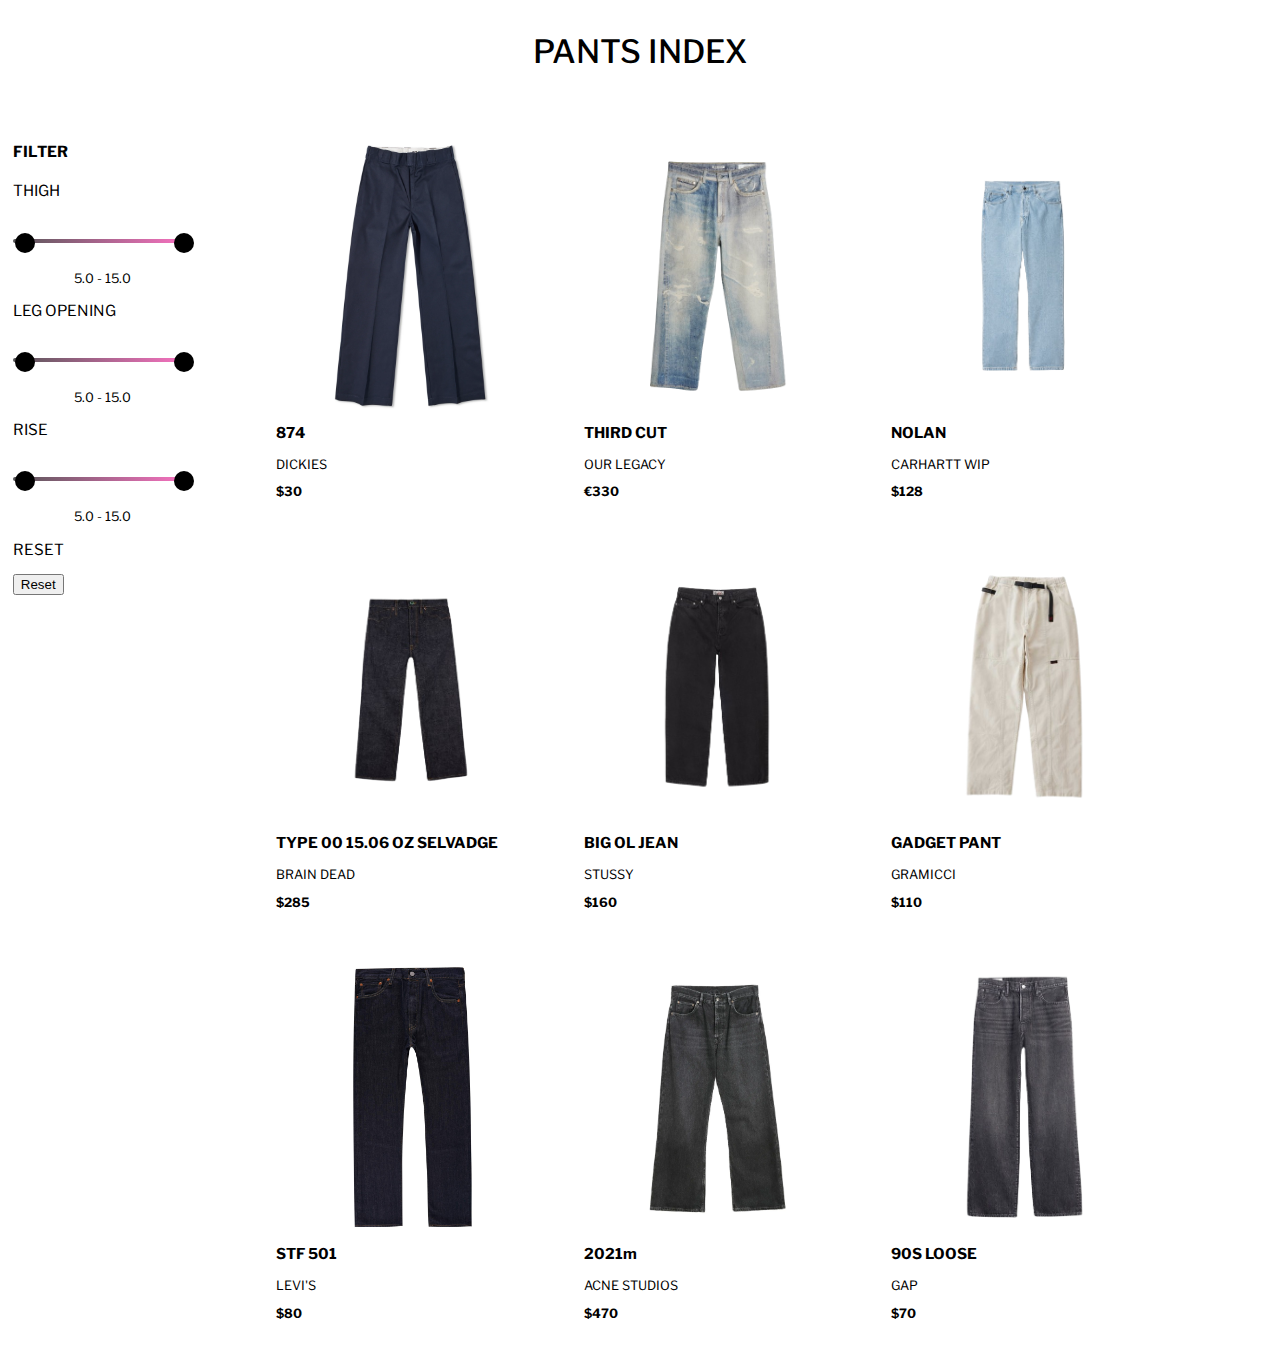
<file: index.html>
<!DOCTYPE html>
<html lang="en">

    <head>
        <meta name="description" content="A tool to find great pants!" />
        <meta charset="utf-8">
        <title>Pants Index</title>
        <meta name="viewport" content="width=device-width, initial-scale=1">
        <meta name="author" content="">

        <!-- This is linking for the main style sheet -->
        <link rel="stylesheet" href="./src/css/style.css">
        <link rel="stylesheet" href ="./src/css/slider.css">
        <link rel="stylesheet" href ="./src/css/slider2.css">
        <link rel="stylesheet" href ="./src/css/slider3.css">
    
        <!-- This is the linking for fonts -->
        <link rel="preconnect" href="https://fonts.googleapis.com">
        <link rel="preconnect" href="https://fonts.gstatic.com" crossorigin>
        <link href="https://fonts.googleapis.com/css2?family=Libre+Franklin:ital,wght@0,100..900;1,100..900&family=Noto+Sans+JP:wght@100..900&display=swap" rel="stylesheet">

        <!-- <script src="src/Components/javascript/script.js"></script> -->
    </head>

    <body>

        

        <div id="wrapper">

            <div id="header">
                <!-- <span onclick="openNav()">open</span> -->
                <h5>FILTER</h5> 
                <div id="hamburgerMenu">&#9776;</div>
                <header>
                    <p>PANTS INDEX</p>
                </header>
                
            </div>
            <hr/>


            

            <div id="leftNav">
                <!-- <div class="leftFilter"> -->
                <span id="closeButton">&times;</span>

                <!-- <div id="genderButtons" class="buttonGroup">
                    <p>MENSWEAR</p>
                    <p>WOMENSWEAR</p>
                </div> -->

                <h4>FILTER</h4>

                

                <div class="buttonGroup">
                    <p>THIGH</p>
                    <div class="slider-container1">
                        <div class="slider-track1"></div>
                        <input type="range" min="5" max="15" step="0.5" value="5" id="slider-lower1">
                        <input type="range" min="5" max="15" step="0.5" value="15" id="slider-upper1">
                    </div>
                    <div class="values1">
                        <span id="value-lower1">5.0</span> - <span id="value-upper1">15.0</span>
                    </div>
                </div>

                <div class="buttonGroup">
                    <p>LEG OPENING</p>
                    <div class="slider-container2">
                        <div class="slider-track2"></div>
                        <input type="range" min="5" max="15" step="0.5" value="5" id="slider-lower2">
                        <input type="range" min="5" max="15" step="0.5" value="15" id="slider-upper2">
                    </div>
                    <div class="values2">
                        <span id="value-lower2">5.0</span> - <span id="value-upper2">15.0</span>
                    </div>
                </div>
                
                <!-- <div class="buttonGroup">
                    <p>TAPER RATIO</p>   
                    <div class="slider-container">
                        <div class="slider-track"></div>
                        <input type="range" min="6" max="19" step="0.5" value="9" id="slider-lower">
                        <input type="range" min="7" max="15" step="0.5" value="12" id="slider-upper">
                    </div>
                    <div class="values">
                        <span id="value-lower">20</span> - <span id="value-upper">80</span>
                    </div>
                </div> -->

                <!-- <div class="buttonGroup">
                    <p>MATERIAL</p>  
                    <button>Denim</button>
                    <button>Cotton</button>
                    <button>Wool</button>
                    <button>Linen</button>
                </div> -->

                <div class="buttonGroup">
                    <p>RISE</p>    
                    <div class="slider-container3">
                        <div class="slider-track3"></div>
                        <input type="range" min="5" max="15" step="0.5" value="5" id="slider-lower3">
                        <input type="range" min="5" max="15" step="0.5" value="15" id="slider-upper3">
                    </div>
                    <div class="values3">
                        <span id="value-lower3">5.0</span> - <span id="value-upper3">15.0</span>
                    </div>
                </div>

                <div class="buttonGroup">
                    <p>RESET</p>
                    <button id="resetFilters"> 
                      Reset     
                    </button>
                </div>
                
                
                     
                
                  
                <!-- </div> -->
            </div>
                
            
            
            <div id="content">
            
                <div class="pantsCard" onclick="location.href='./src/pages/dickies874/dickies874.html';"  rise="11.8" thigh="11.4" knee="10.43" leg-opening="9.06">
                    <div class="pantsCardIMG">
                        <img class="coverIMG" src="./src/assets/pantsIMGS/dickies874IMG.png"/>
                        <img class="hoverIMG" src="./src/assets/pantsIMGS/dickies874Hover.jpg"/>
                    </div>
                    <h3>874</h3>
                    <p>DICKIES</p>
                    <p><strong>$30</strong></p>
                </div>

                <div class="pantsCard" onclick="location.href='./src/pages/thirdCut/thirdCut.html';" rise="11.22" thigh="14.016" knee="" leg-opening="10.039">
                    <div class="pantsCardIMG">
                        <img class="coverIMG" src="./src/assets/pantsIMGS/ourLegacyThirdCut.jpg"/>
                        <!-- <img class="hoverIMG" src="./assets/pantsIMGS/brainDeadSelvadgeIMGhover.png"/> -->
                        <img class="hoverIMG" src="./src/assets/pantsIMGS/ourLegacyThirdCutHover.jpg"/>
                    </div>
                    
                    <h3>THIRD CUT</h3>
                    <p>OUR LEGACY</p>
                    <p><strong>€330</strong></p>
                </div>

                <div class="pantsCard" onclick="location.href='./src/pages/carharttNolan/carharttNolan.html';" rise="12.3" thigh="13" knee="-1" leg-opening="8.5">
                    <div class="pantsCardIMG">
                        <img class="coverIMG" src="./src/assets/pantsIMGS/carharttNolanCover.jpg"/>
                        <img class="hoverIMG" src="./src/assets/pantsIMGS/carharttNolanHover.jpg"/>
                    </div>
                    <h3>NOLAN</h3>
                    <p>CARHARTT WIP</p>
                    <p><strong>$128</strong></p>
                </div>
            

            
                <div class="pantsCard" onclick="location.href='./src/pages/braindeadSelvedge/braindeadSelvedge.html';" rise="13" thigh="13.75" knee="11.45" leg-opening="10.65">
                    <div class="pantsCardIMG">
                        <img class="coverIMG" src="./src/assets/pantsIMGS/brainDeadSelvadgeIMG.png"/>
                        <img class="hoverIMG" src="./src/assets/pantsIMGS/Type_00_15.5oz_Selvedge_Yoshiwa_Denim_Indigo_Front_optimized_3f97af3a-2f8e-4027-b9b8-eb65b2a10aa6-removebg-preview.png"/>
                    </div>
                    <h3>TYPE 00 15.06 OZ SELVADGE</h3>
                    <p>BRAIN DEAD</p>
                    <p><strong>$285</strong></p>
                </div>

                <div class="pantsCard" onclick="location.href='./src/pages/stussyBigOl/stussyBigOl.html';" rise="13" thigh="14.8" knee="-1" leg-opening="9.3">
                    <div class="pantsCardIMG">
                        <img class="coverIMG" src="./src/assets/pantsIMGS/stussyBigOlJeanCover.jpg"\>
                        <img class="hoverIMG" src="./src/assets/pantsIMGS/stussyBigOldJeanHover.jpg"/>
                    </div>
                    <h3>BIG OL JEAN</h3>
                    <p>STUSSY</p>
                    <p><strong>$160</strong></p>
                </div>

                <div class="pantsCard" onclick="location.href='./src/pages/gramicciGadget/gramicciGadget.html';" rise="11" thigh="15" knee="-1" leg-opening="9">
                    <div class="pantsCardIMG">
                        <img class="coverIMG" src="./src/assets/pantsIMGS/gramicciGadgetCover-removebg-preview.png"\>
                        <img class="hoverIMG" src="./src/assets/pantsIMGS/gramicciGadgetTransHover.png"/>
                    </div>
                    <h3>GADGET PANT</h3>
                    <p>GRAMICCI</p>
                    <p><strong>$110</strong></p>
                </div>

                <div class="pantsCard" onclick="location.href='./src/pages/levisSTF501/levisSTF501.html';" rise="12.25" thigh="11.25" knee="9.4" leg-opening="8.5">
                    <div class="pantsCardIMG">
                        <img class="coverIMG" src="./src/assets/pantsIMGS/levisSTF501Cover.jpg"\>
                        <img class="hoverIMG" src="./src/assets/pantsIMGS/levisSTF501Hover.jpg"/>
                    </div>
                    <h3>STF 501</h3>
                    <p>LEVI'S</p>
                    <p><strong>$80</strong></p>
                </div>

                <div class="pantsCard" onclick="location.href='./src/pages/acneStudios2021m/acneStudios2021m.html';" rise="12.5" thigh="12.5" knee="-1" leg-opening="11">
                    <div class="pantsCardIMG">
                        <img class="coverIMG" src="./src/assets/pantsIMGS/acneStudios2021m.png"\>
                        <img class="hoverIMG" src="./src/assets/pantsIMGS/acneStudios2021mHover.png"/>
                    </div>
                    <h3>2021m</h3>
                    <p>ACNE STUDIOS</p>
                    <p><strong>$470</strong></p>
                </div>

                <div class="pantsCard" onclick="location.href='./src/pages/gap90sLoose/gap90sLoose.html';" rise="12.5" thigh="12.5" knee="-1" leg-opening="11">
                    <div class="pantsCardIMG">
                        <img class="coverIMG" src="./src/assets/pantsIMGS/gap90sLoose.jpg"\>
                        <img class="hoverIMG" src="./src/assets/pantsIMGS/gap90sLooseHover.jpg"/>
                    </div>
                    <h3>90S LOOSE</h3>
                    <p>GAP</p>
                    <p><strong>$70</strong></p>
                </div>

                
            
                
            </div>

            

        </div>
            
        

      

    <script src="src/Components/javascript/script.js"></script>
    <script src="src/Components/javascript/slider.js"></script>
    <!-- <script src="src/Components/javascript/slider2.js"></script>
    <script src="src/Components/javascript/slider3.js"></script> -->

    </body>
</html>
</file>
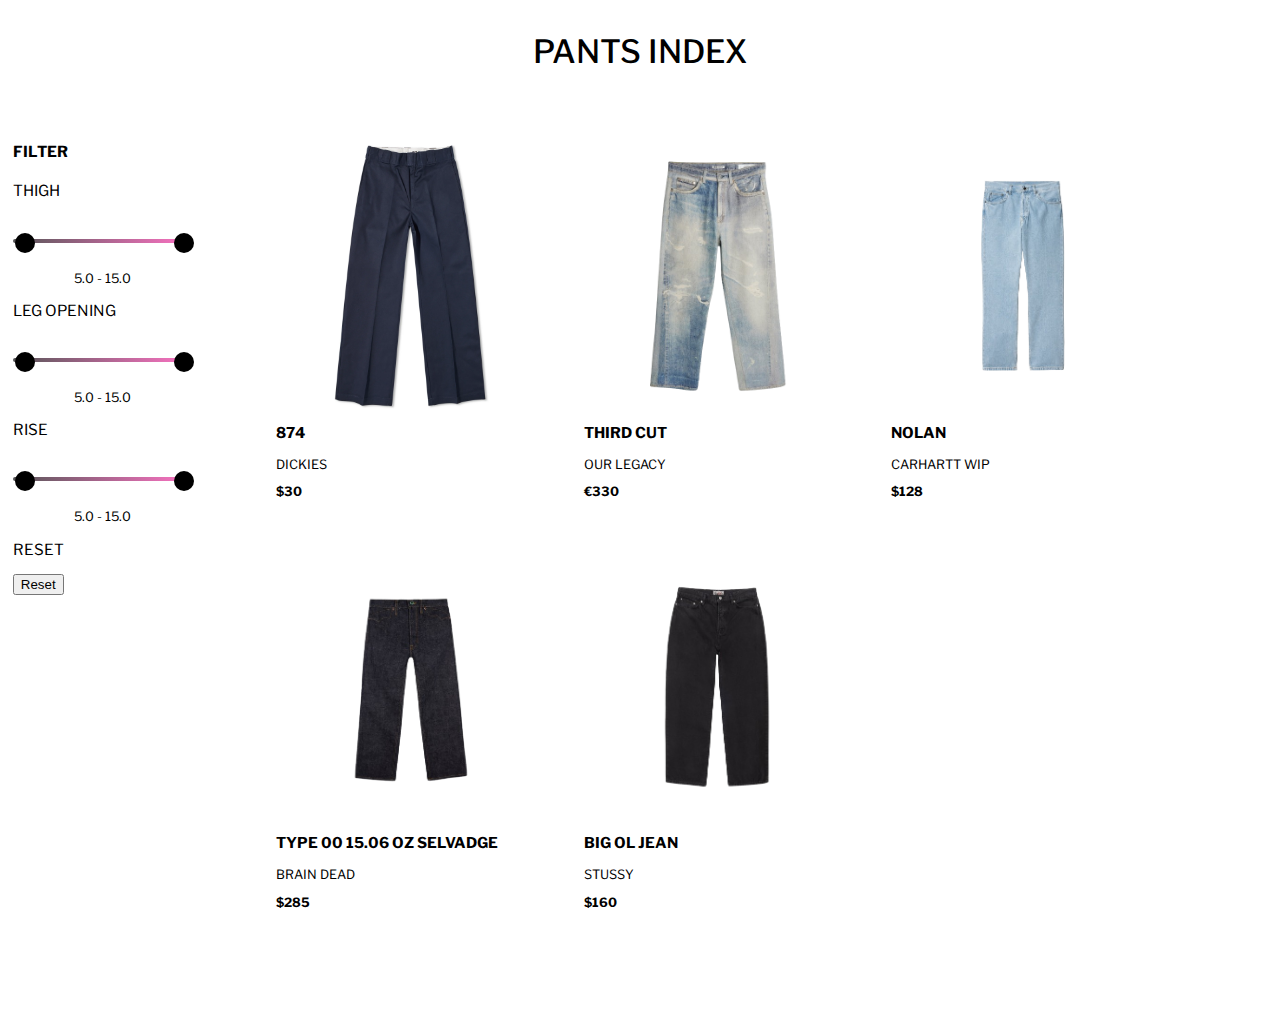
<file: index copy.html>
<!DOCTYPE html>
<html lang="en">

    <head>
        <meta name="description" content="A tool to find great pants!" />
        <meta charset="utf-8">
        <title>Pants Index</title>
        <meta name="viewport" content="width=device-width, initial-scale=1">
        <meta name="author" content="">

        <!-- This is linking for the main style sheet -->
        <link rel="stylesheet" href="./src/css/style.css">
        <link rel="stylesheet" href ="./src/css/slider.css">
        <link rel="stylesheet" href ="./src/css/slider2.css">
        <link rel="stylesheet" href ="./src/css/slider3.css">
    
        <!-- This is the linking for fonts -->
        <link rel="preconnect" href="https://fonts.googleapis.com">
        <link rel="preconnect" href="https://fonts.gstatic.com" crossorigin>
        <link href="https://fonts.googleapis.com/css2?family=Libre+Franklin:ital,wght@0,100..900;1,100..900&family=Noto+Sans+JP:wght@100..900&display=swap" rel="stylesheet">

        <!-- <script src="src/Components/javascript/script.js"></script> -->
    </head>

    <body>

        

        <div id="wrapper">

            <div id="header">
                <!-- <span onclick="openNav()">open</span> -->
                <h5>FILTER</h5> 
                <header>
                    <p>PANTS INDEX</p>
                </header>
                
            </div>
            <hr/>


            

            <div id="leftNav">
                <!-- <div class="leftFilter"> -->
                <h4>FILTER</h4>
                <div class="buttonGroup">
                    <p>THIGH</p>
                    <div class="slider-container1">
                        <div class="slider-track1"></div>
                        <input type="range" min="5" max="15" step="0.5" value="5" id="slider-lower1">
                        <input type="range" min="5" max="15" step="0.5" value="15" id="slider-upper1">
                    </div>
                    <div class="values1">
                        <span id="value-lower1">5.0</span> - <span id="value-upper1">15.0</span>
                    </div>
                </div>

                <div class="buttonGroup">
                    <p>LEG OPENING</p>
                    <div class="slider-container2">
                        <div class="slider-track2"></div>
                        <input type="range" min="5" max="15" step="0.5" value="5" id="slider-lower2">
                        <input type="range" min="5" max="15" step="0.5" value="15" id="slider-upper2">
                    </div>
                    <div class="values2">
                        <span id="value-lower2">5.0</span> - <span id="value-upper2">15.0</span>
                    </div>
                </div>
                
                <!-- <div class="buttonGroup">
                    <p>TAPER RATIO</p>   
                    <div class="slider-container">
                        <div class="slider-track"></div>
                        <input type="range" min="6" max="19" step="0.5" value="9" id="slider-lower">
                        <input type="range" min="7" max="15" step="0.5" value="12" id="slider-upper">
                    </div>
                    <div class="values">
                        <span id="value-lower">20</span> - <span id="value-upper">80</span>
                    </div>
                </div> -->

                <!-- <div class="buttonGroup">
                    <p>MATERIAL</p>  
                    <button>Denim</button>
                    <button>Cotton</button>
                    <button>Wool</button>
                    <button>Linen</button>
                </div> -->

                <div class="buttonGroup">
                    <p>RISE</p>    
                    <div class="slider-container3">
                        <div class="slider-track3"></div>
                        <input type="range" min="5" max="15" step="0.5" value="5" id="slider-lower3">
                        <input type="range" min="5" max="15" step="0.5" value="15" id="slider-upper3">
                    </div>
                    <div class="values3">
                        <span id="value-lower3">5.0</span> - <span id="value-upper3">15.0</span>
                    </div>
                </div>

                <div class="buttonGroup">
                    <p>RESET</p>
                    <button id="resetFilters"> 
                      Reset     
                    </button>
                </div>
                
                
                     
                
                  
                <!-- </div> -->
            </div>
                
            
            
            <div id="content">
            
                <div class="pantsCard" onclick="location.href='./src/pages/dickies874/dickies874.html';"  rise="27.5" thigh="12.5985" knee="10.43" leg-opening="18.11">
                    <div class="pantsCardIMG">
                        <img class="coverIMG" src="./src/assets/pantsIMGS/dickies874IMG.png"/>
                        <img class="hoverIMG" src="./src/assets/pantsIMGS/dickies874Hover.jpg"/>
                    </div>
                    <h3>874</h3>
                    <p>DICKIES</p>
                    <p><strong>$30</strong></p>
                </div>

                <div class="pantsCard" onclick="location.href='./src/pages/thirdCut/thirdCut.html';" rise="11.22" thigh="14.016" knee="" leg-opening="10.039">
                    <div class="pantsCardIMG">
                        <img class="coverIMG" src="./src/assets/pantsIMGS/ourLegacyThirdCut.jpg"/>
                        <!-- <img class="hoverIMG" src="./assets/pantsIMGS/brainDeadSelvadgeIMGhover.png"/> -->
                        <img class="hoverIMG" src="./src/assets/pantsIMGS/ourLegacyThirdCutHover.jpg"/>
                    </div>
                    
                    <h3>THIRD CUT</h3>
                    <p>OUR LEGACY</p>
                    <p><strong>€330</strong></p>
                </div>

                <div class="pantsCard" onclick="location.href='./src/pages/carharttNolan/carharttNolan.html';" rise="-1" thigh="-1" knee="-1" leg-opening="-1">
                    <div class="pantsCardIMG">
                        <img class="coverIMG" src="./src/assets/pantsIMGS/carharttNolanCover.jpg"/>
                        <img class="hoverIMG" src="./src/assets/pantsIMGS/carharttNolanHover.jpg"/>
                    </div>
                    <h3>NOLAN</h3>
                    <p>CARHARTT WIP</p>
                    <p><strong>$128</strong></p>
                </div>
            

            
                <div class="pantsCard" rise="13 " thigh="13.75" knee="11.45" leg-opening="10.65">
                    <div class="pantsCardIMG">
                        <img class="coverIMG" src="./src/assets/pantsIMGS/brainDeadSelvadgeIMG.png"/>
                        <img class="hoverIMG" src="./src/assets/pantsIMGS/Type_00_15.5oz_Selvedge_Yoshiwa_Denim_Indigo_Front_optimized_3f97af3a-2f8e-4027-b9b8-eb65b2a10aa6-removebg-preview.png"/>
                    </div>
                    <h3>TYPE 00 15.06 OZ SELVADGE</h3>
                    <p>BRAIN DEAD</p>
                    <p><strong>$285</strong></p>
                </div>

                <div class="pantsCard" rise="-1" thigh="-1" knee="-1" leg-opening="-1">
                    <div class="pantsCardIMG">
                        <img class="coverIMG" src="./src/assets/pantsIMGS/stussyBigOlJeanCover.jpg"\>
                        <img class="hoverIMG" src="./src/assets/pantsIMGS/stussyBigOldJeanHover.jpg"/>
                    </div>
                    <h3>BIG OL JEAN</h3>
                    <p>STUSSY</p>
                    <p><strong>$160</strong></p>
                </div>

                
            
                
            </div>

            

        </div>
            
        

      

    <script src="src/Components/javascript/script.js"></script>
    <script src="src/Components/javascript/slider.js"></script>
    <!-- <script src="src/Components/javascript/slider2.js"></script>
    <script src="src/Components/javascript/slider3.js"></script> -->

    </body>
</html>
</file>
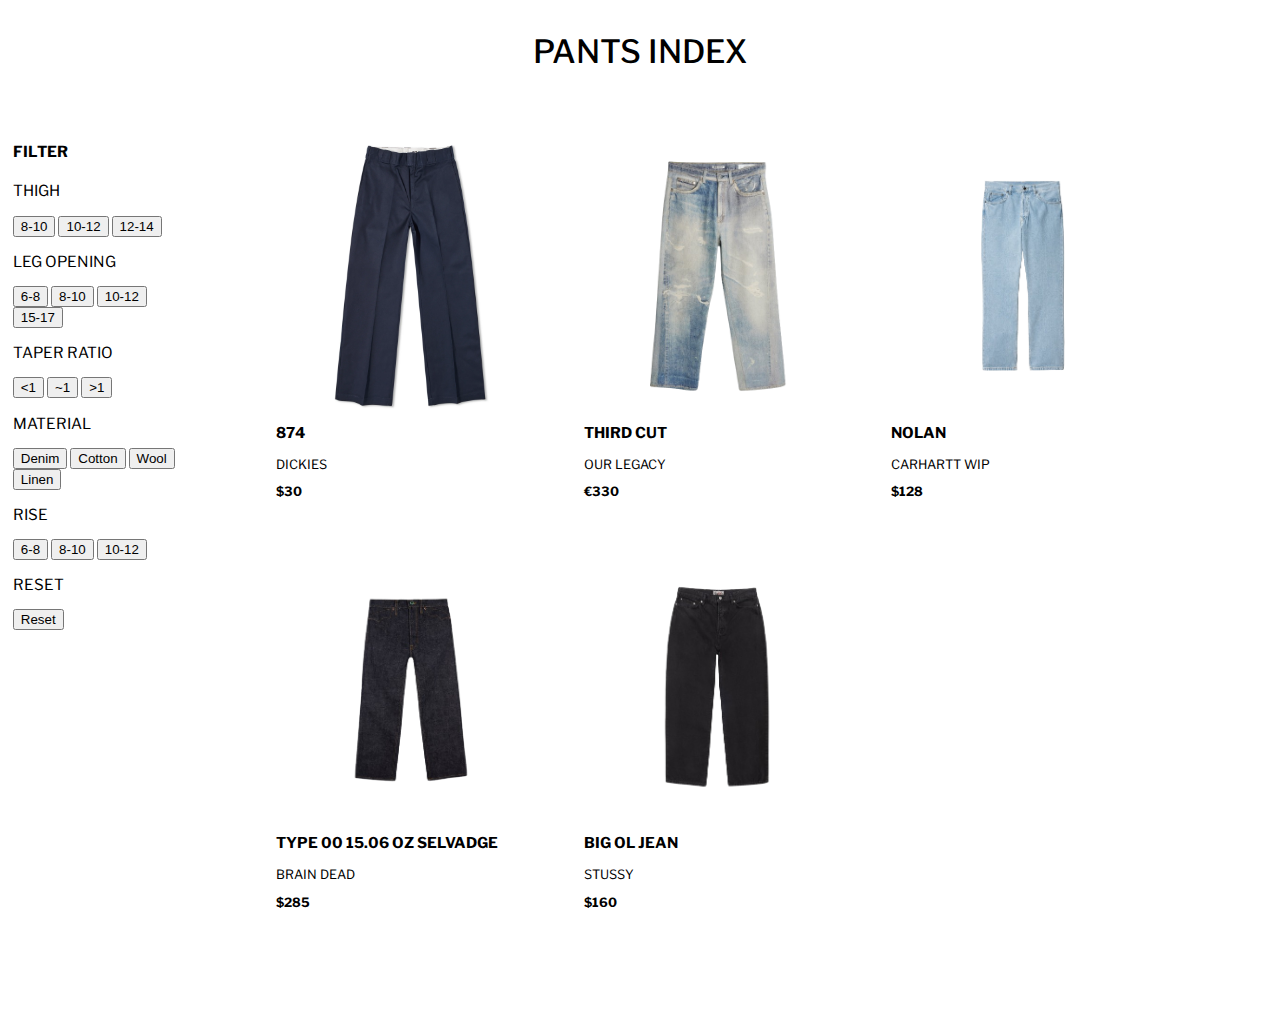
<file: index1.html>
<!DOCTYPE html>
<html lang="en">

    <head>
        <meta name="description" content="A tool to find great pants!" />
        <meta charset="utf-8">
        <title>Pants Index</title>
        <meta name="viewport" content="width=device-width, initial-scale=1">
        <meta name="author" content="">

        <!-- This is linking for the main style sheet -->
        <link rel="stylesheet" href="./src/css/style.css">
    
        <!-- This is the linking for fonts -->
        <link rel="preconnect" href="https://fonts.googleapis.com">
        <link rel="preconnect" href="https://fonts.gstatic.com" crossorigin>
        <link href="https://fonts.googleapis.com/css2?family=Libre+Franklin:ital,wght@0,100..900;1,100..900&family=Noto+Sans+JP:wght@100..900&display=swap" rel="stylesheet">

        <!-- <script src="src/Components/javascript/script.js"></script> -->
    </head>

    <body>

        

        <div id="wrapper">

            <div id="header">
                <!-- <span onclick="openNav()">open</span> -->
                <h5>FILTER</h5> 
                <header>
                    <p>PANTS INDEX</p>
                </header>
                
            </div>
            <hr/>


            

            <div id="leftNav">
                <!-- <div class="leftFilter"> -->
                <h4>FILTER</h4>
                <div class="buttonGroup">
                    <p>THIGH</p>
                    <button>8-10</button>
                    <button>10-12</button>
                    <button>12-14</button>
                </div>

                <div class="buttonGroup">
                    <p>LEG OPENING</p>
                    <button id="hem68">6-8</button>
                    <button id="hem810">8-10</button>
                    <button id="hem1012">10-12</button>
                    <button id="hem1517">15-17</button>
                </div>
                
                <div class="buttonGroup">
                    <p>TAPER RATIO</p>   
                    <button><1</button>
                    <button>~1</button>
                    <button>>1</button>
                </div>

                <div class="buttonGroup">
                    <p>MATERIAL</p>  
                    <button>Denim</button>
                    <button>Cotton</button>
                    <button>Wool</button>
                    <button>Linen</button>
                </div>

                <div class="buttonGroup">
                    <p>RISE</p>    
                    <button>6-8</button>
                    <button>8-10</button>
                    <button>10-12</button>
                </div>

                <div class="buttonGroup">
                    <p>RESET</p>
                    <button id="resetFilters"> 
                      Reset     
                    </button>
                </div>
                
                
                     
                
                  
                <!-- </div> -->
            </div>
                
            
            
            <div id="content">
            
                <div class="pantsCard" onclick="location.href='./src/pages/dickies874/dickies874.html';"  rise="27.5" thigh="12.5985" knee="10.43" leg-opening="18.11">
                    <div class="pantsCardIMG">
                        <img class="coverIMG" src="./src/assets/pantsIMGS/dickies874IMG.png"/>
                        <img class="hoverIMG" src="./src/assets/pantsIMGS/dickies874Hover.jpg"/>
                    </div>
                    <h3>874</h3>
                    <p>DICKIES</p>
                    <p><strong>$30</strong></p>
                </div>

                <div class="pantsCard" onclick="location.href='./src/pages/thirdCut/thirdCut.html';" rise="11.22" thigh="14.016" knee="" leg-opening="10.039">
                    <div class="pantsCardIMG">
                        <img class="coverIMG" src="./src/assets/pantsIMGS/ourLegacyThirdCut.jpg"/>
                        <!-- <img class="hoverIMG" src="./assets/pantsIMGS/brainDeadSelvadgeIMGhover.png"/> -->
                        <img class="hoverIMG" src="./src/assets/pantsIMGS/ourLegacyThirdCutHover.jpg"/>
                    </div>
                    
                    <h3>THIRD CUT</h3>
                    <p>OUR LEGACY</p>
                    <p><strong>€330</strong></p>
                </div>

                <div class="pantsCard" onclick="location.href='./src/pages/carharttNolan/carharttNolan.html';" rise="-1" thigh="-1" knee="-1" leg-opening="-1">
                    <div class="pantsCardIMG">
                        <img class="coverIMG" src="./src/assets/pantsIMGS/carharttNolanCover.jpg"/>
                        <img class="hoverIMG" src="./src/assets/pantsIMGS/carharttNolanHover.jpg"/>
                    </div>
                    <h3>NOLAN</h3>
                    <p>CARHARTT WIP</p>
                    <p><strong>$128</strong></p>
                </div>
            

            
                <div class="pantsCard" rise="-1" thigh="13.75" knee="11.45" leg-opening="10.65">
                    <div class="pantsCardIMG">
                        <img class="coverIMG" src="./src/assets/pantsIMGS/brainDeadSelvadgeIMG.png"/>
                        <img class="hoverIMG" src="./src/assets/pantsIMGS/Type_00_15.5oz_Selvedge_Yoshiwa_Denim_Indigo_Front_optimized_3f97af3a-2f8e-4027-b9b8-eb65b2a10aa6-removebg-preview.png"/>
                    </div>
                    <h3>TYPE 00 15.06 OZ SELVADGE</h3>
                    <p>BRAIN DEAD</p>
                    <p><strong>$285</strong></p>
                </div>

                <div class="pantsCard" rise="-1" thigh="-1" knee="-1" leg-opening="-1">
                    <div class="pantsCardIMG">
                        <img class="coverIMG" src="./src/assets/pantsIMGS/stussyBigOlJeanCover.jpg"\>
                        <img class="hoverIMG" src="./src/assets/pantsIMGS/stussyBigOldJeanHover.jpg"/>
                    </div>
                    <h3>BIG OL JEAN</h3>
                    <p>STUSSY</p>
                    <p><strong>$160</strong></p>
                </div>

                
            
                
            </div>

            

        </div>
            
        

      

    <script src="src/Components/javascript/script.js"></script>

    </body>
</html>
</file>
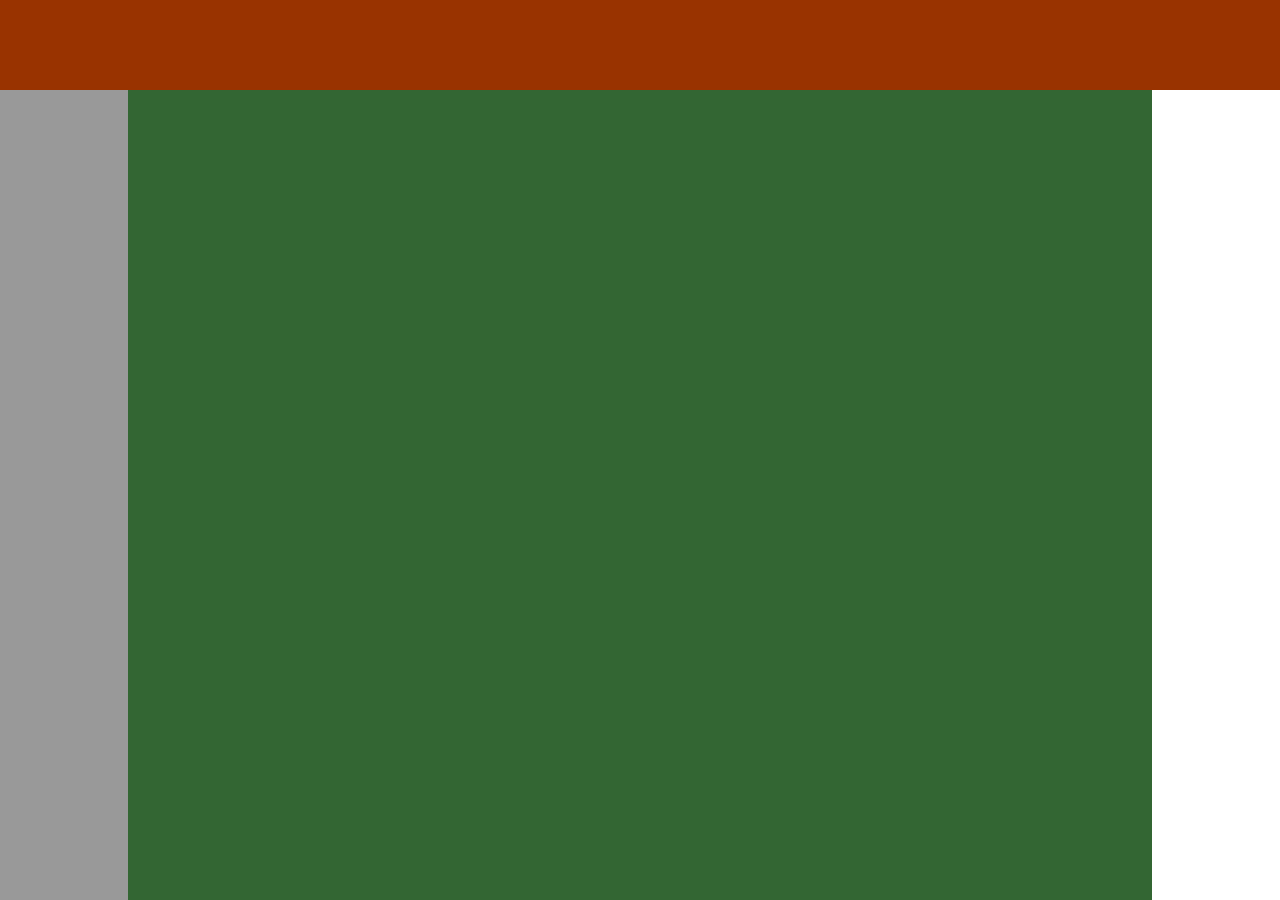
<file: tester.html>
<!DOCTYPE html PUBLIC "-//W3C//DTD XHTML 1.0 Transitional//EN" "http://www.w3.org/TR/xhtml1/DTD/xhtml1-transitional.dtd">
<html xmlns="http://www.w3.org/1999/xhtml">
<head>
  <meta http-equiv="Content-Type" content="text/html; charset=utf-8" />
  <title>for stackoverflow</title>
  <style>
    body, html {
        padding : 0px;
        margin : 0px;
        height : 100%;
    } 

    #wrapper {
        /* width:900px; */
        height:100%;
        margin: 0px;
        padding: 0px;
    }

    #header {
        height:10%;
        background-color:#930;
        /* width:900px; */
    }

    #nav {
        background-color:#999;
        width:10%;
        height:90%;
        float:left;
    }

    #content {
        height:90%;
        background-color:#363;
        width: 80%;
        float:left;
    }

    #rightNav {
        background-color: aqua;
        width: 10%;
        
    }

    .pantsCard{
        width:30%;
        background-color: blue;
    }
  </style>
</head>

<body>
<div id="wrapper">
    <div id="header"></div>
    <div id="nav"></div>
    <div id="content">
        <div class="pantsCard">

        </div>
    </div>
    <div id="rightNav"></div>
</div>
</body>
</file>
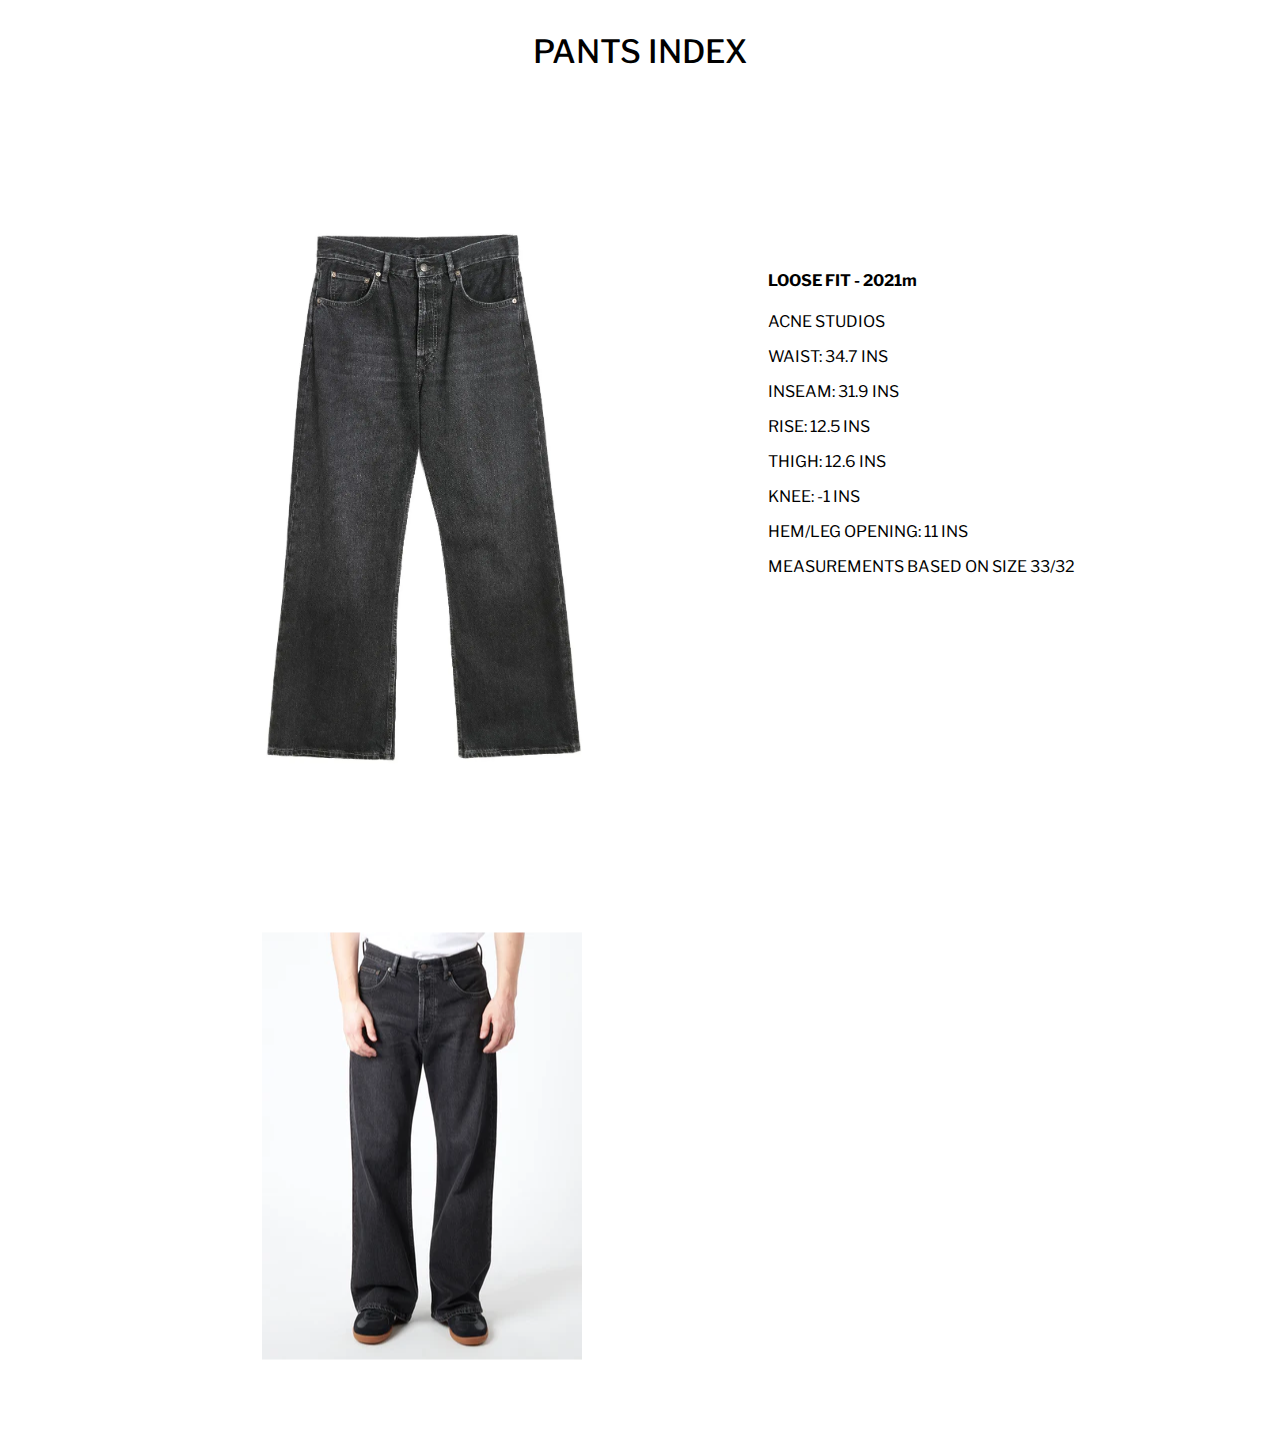
<file: src/pages/acneStudios2021m/acneStudios2021m.html>
<!DOCTYPE html>
<html lang="en">

    <head>
        <meta name="description" content="A tool to find great pants!" />
        <meta charset="utf-8">
        <title>Pants Index Acne 2021m</title>
        <meta name="viewport" content="width=device-width, initial-scale=1">
        <meta name="author" content="">

        <!-- This is linking for the main style sheet -->
        <link rel="stylesheet" href="../../css/pantsPages.css">
    
        <!-- This is the linking for fonts -->
        <link rel="preconnect" href="https://fonts.googleapis.com">
        <link rel="preconnect" href="https://fonts.gstatic.com" crossorigin>
        <link href="https://fonts.googleapis.com/css2?family=Libre+Franklin:ital,wght@0,100..900;1,100..900&family=Noto+Sans+JP:wght@100..900&display=swap" rel="stylesheet">

        <!-- <script src="src/Components/javascript/script.js"></script> -->
    </head>

    <body>

        

        <div id="wrapper">

            <div id="header">
                <header>
                    <p>PANTS INDEX</p>
                </header>
            </div>
            <hr/>

            <div id="leftContent">
                <div class="pantsIMG">
                    <img src="../../assets/pantsIMGS/acneStudios2021m.png">
                </div>


                <div class="pantsIMG">
                    <img src="../../assets/pantsIMGS/acneStudios2021mHover.png">
                </div>
                
            </div>
                                   
            <div id="rightContent"> 
                <div class="description">
                    <h4>LOOSE FIT - 2021m</h4>
                    <p>ACNE STUDIOS</p>
                    
                    <p>WAIST: 34.7 INS</p>
                    <p>INSEAM: 31.9 INS</p>
                    <p>RISE: 12.5 INS</p>
                    <p>THIGH: 12.6 INS</p>
                    <p>KNEE: -1 INS</p>
                    <p>HEM/LEG OPENING: 11 INS</p>

                    <p id="diclaimer">MEASUREMENTS BASED ON SIZE 33/32</p>
                </div>
                
            </div>

        </div>
        

      

    <script src=""></script>

    </body>
</html>
</file>
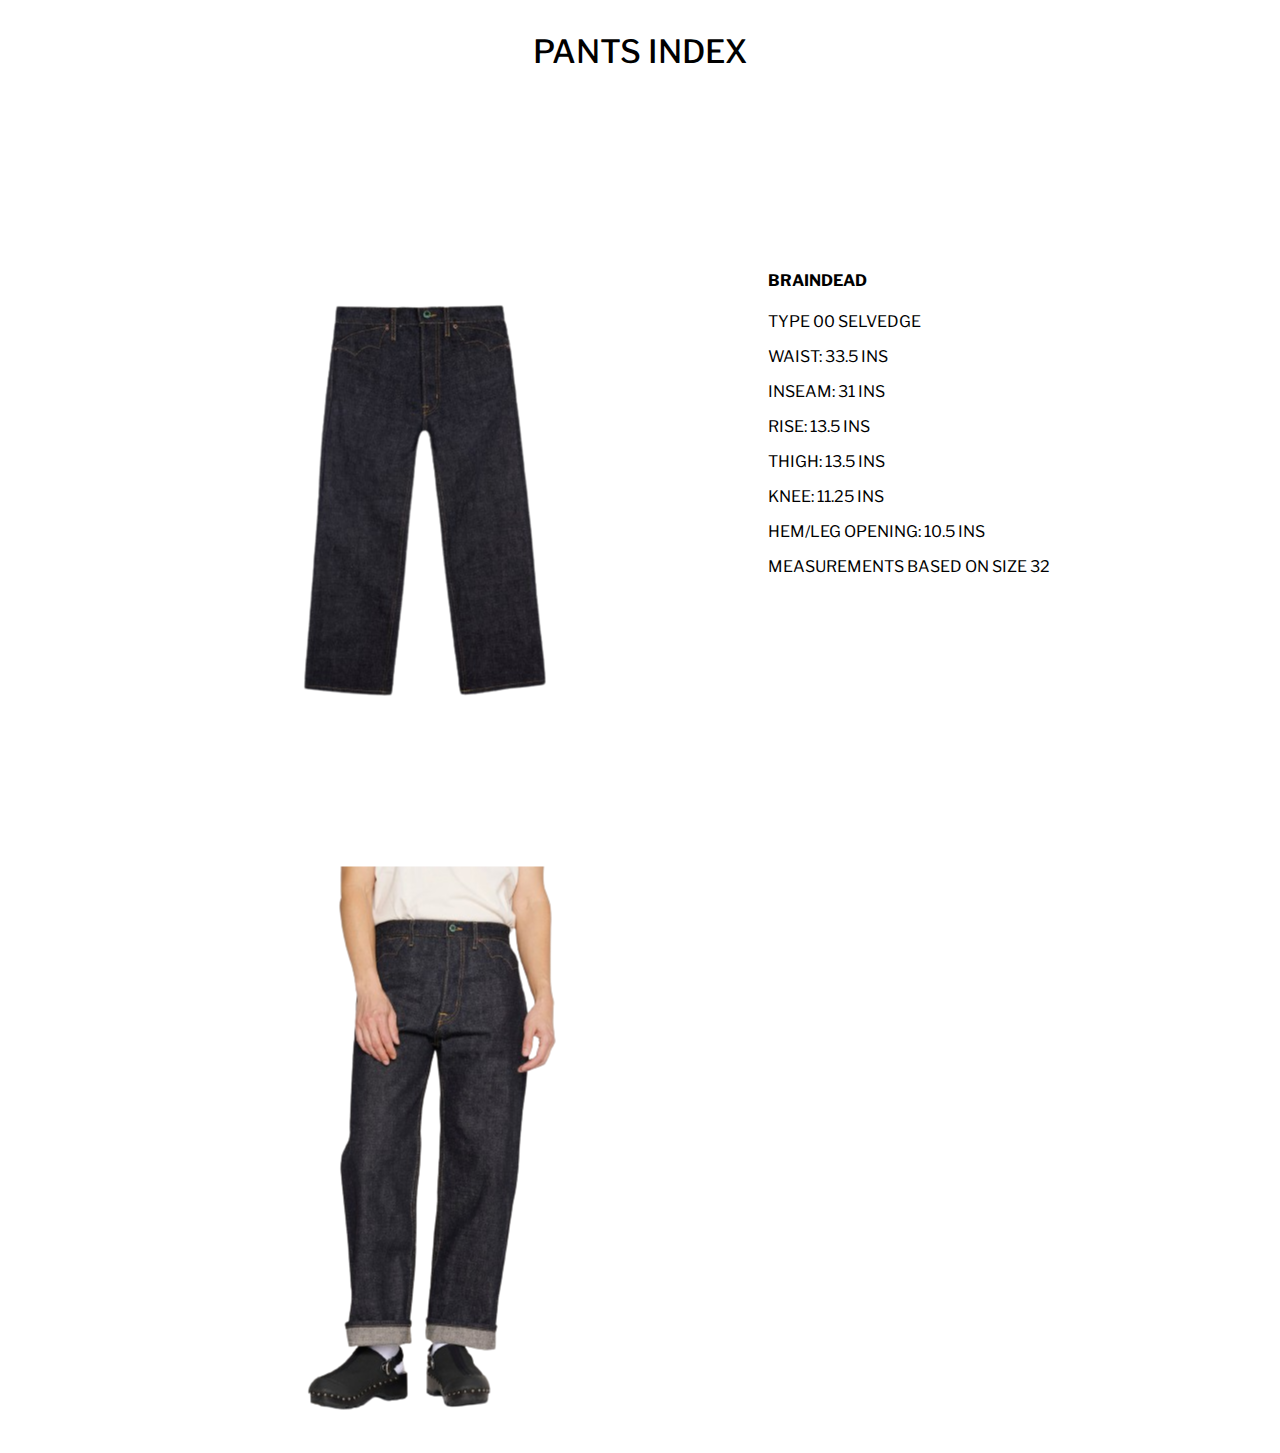
<file: src/pages/braindeadSelvedge/braindeadSelvedge.html>
<!DOCTYPE html>
<html lang="en">

    <head>
        <meta name="description" content="A tool to find great pants!" />
        <meta charset="utf-8">
        <title>Pants Index Braindead Selvedge</title>
        <meta name="viewport" content="width=device-width, initial-scale=1">
        <meta name="author" content="">

        <!-- This is linking for the main style sheet -->
        <link rel="stylesheet" href="../../css/pantsPages.css">
    
        <!-- This is the linking for fonts -->
        <link rel="preconnect" href="https://fonts.googleapis.com">
        <link rel="preconnect" href="https://fonts.gstatic.com" crossorigin>
        <link href="https://fonts.googleapis.com/css2?family=Libre+Franklin:ital,wght@0,100..900;1,100..900&family=Noto+Sans+JP:wght@100..900&display=swap" rel="stylesheet">

        <!-- <script src="src/Components/javascript/script.js"></script> -->
    </head>

    <body>

        

        <div id="wrapper">

            <div id="header">
                <header>
                    <p>PANTS INDEX</p>
                </header>
            </div>
            <hr/>

            <div id="leftContent">
                <div class="pantsIMG">
                    <img src="../../assets/pantsIMGS/brainDeadSelvadgeIMG.png">
                </div>


                <div class="pantsIMG">
                    <img src="../../assets/pantsIMGS/brainDeadSelvadgeIMGhover.png">
                </div>
                
            </div>
                                   
            <div id="rightContent"> 
                <div class="description">
                    <h4>BRAINDEAD</h4>
                    <p>TYPE 00 SELVEDGE</p>
                    
                    <p>WAIST: 33.5 INS</p>
                    <p>INSEAM: 31 INS</p>
                    <p>RISE: 13.5 INS</p>
                    <p>THIGH: 13.5 INS</p>
                    <p>KNEE: 11.25 INS</p>
                    <p>HEM/LEG OPENING: 10.5 INS</p>

                    <p id="diclaimer">MEASUREMENTS BASED ON SIZE 32</p>
                </div>
                
            </div>

        </div>
        

      

    <script src=""></script>

    </body>
</html>
</file>
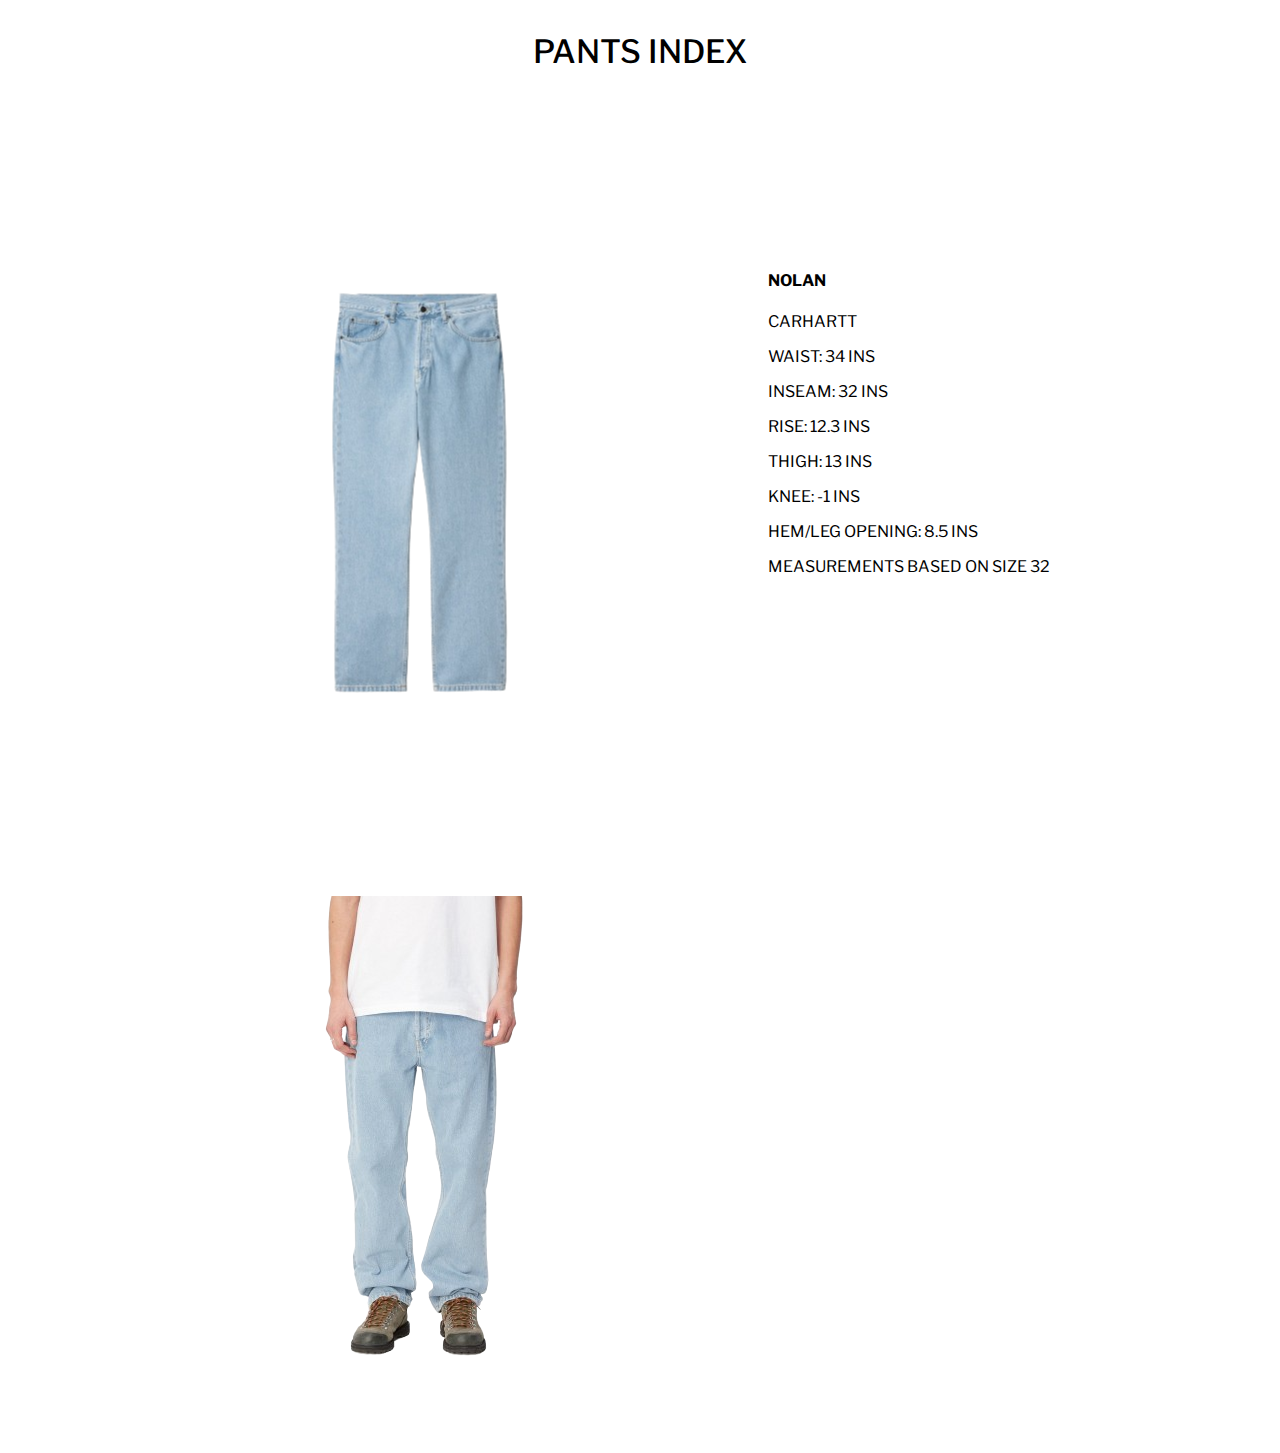
<file: src/pages/carharttNolan/carharttNolan.html>
<!DOCTYPE html>
<html lang="en">

    <head>
        <meta name="description" content="A tool to find great pants!" />
        <meta charset="utf-8">
        <title>Carhartt Nolan</title>
        <meta name="viewport" content="width=device-width, initial-scale=1">
        <meta name="author" content="">

        <!-- This is linking for the main style sheet -->
        <link rel="stylesheet" href="../../css/pantsPages.css">
    
        <!-- This is the linking for fonts -->
        <link rel="preconnect" href="https://fonts.googleapis.com">
        <link rel="preconnect" href="https://fonts.gstatic.com" crossorigin>
        <link href="https://fonts.googleapis.com/css2?family=Libre+Franklin:ital,wght@0,100..900;1,100..900&family=Noto+Sans+JP:wght@100..900&display=swap" rel="stylesheet">

        <!-- <script src="src/Components/javascript/script.js"></script> -->
    </head>

    <body>

        

        <div id="wrapper">

            <div id="header">
                <header>
                    <p>PANTS INDEX</p>
                </header>
            </div>
            <hr/>

            <div id="leftContent">
                <div class="pantsIMG">
                    <img src="../../assets/pantsIMGS/carharttNolanCover.jpg">
                </div>


                <div class="pantsIMG">
                    <img src="../../assets/pantsIMGS/carharttNolanHover.jpg">
                </div>
                
            </div>
                                   
            <div id="rightContent"> 
                <div class="description">
                    <h4>NOLAN</h4>
                    <p>CARHARTT</p>
                    
                    <p>WAIST: 34 INS</p>
                    <p>INSEAM: 32 INS</p>
                    <p>RISE: 12.3 INS</p>
                    <p>THIGH: 13 INS</p>
                    <p>KNEE: -1 INS</p>
                    <p>HEM/LEG OPENING: 8.5 INS</p>

                    <p id="diclaimer">MEASUREMENTS BASED ON SIZE 32</p>
                </div>
                
            </div>

        </div>
        

      

    <script src=""></script>

    </body>
</html>
</file>
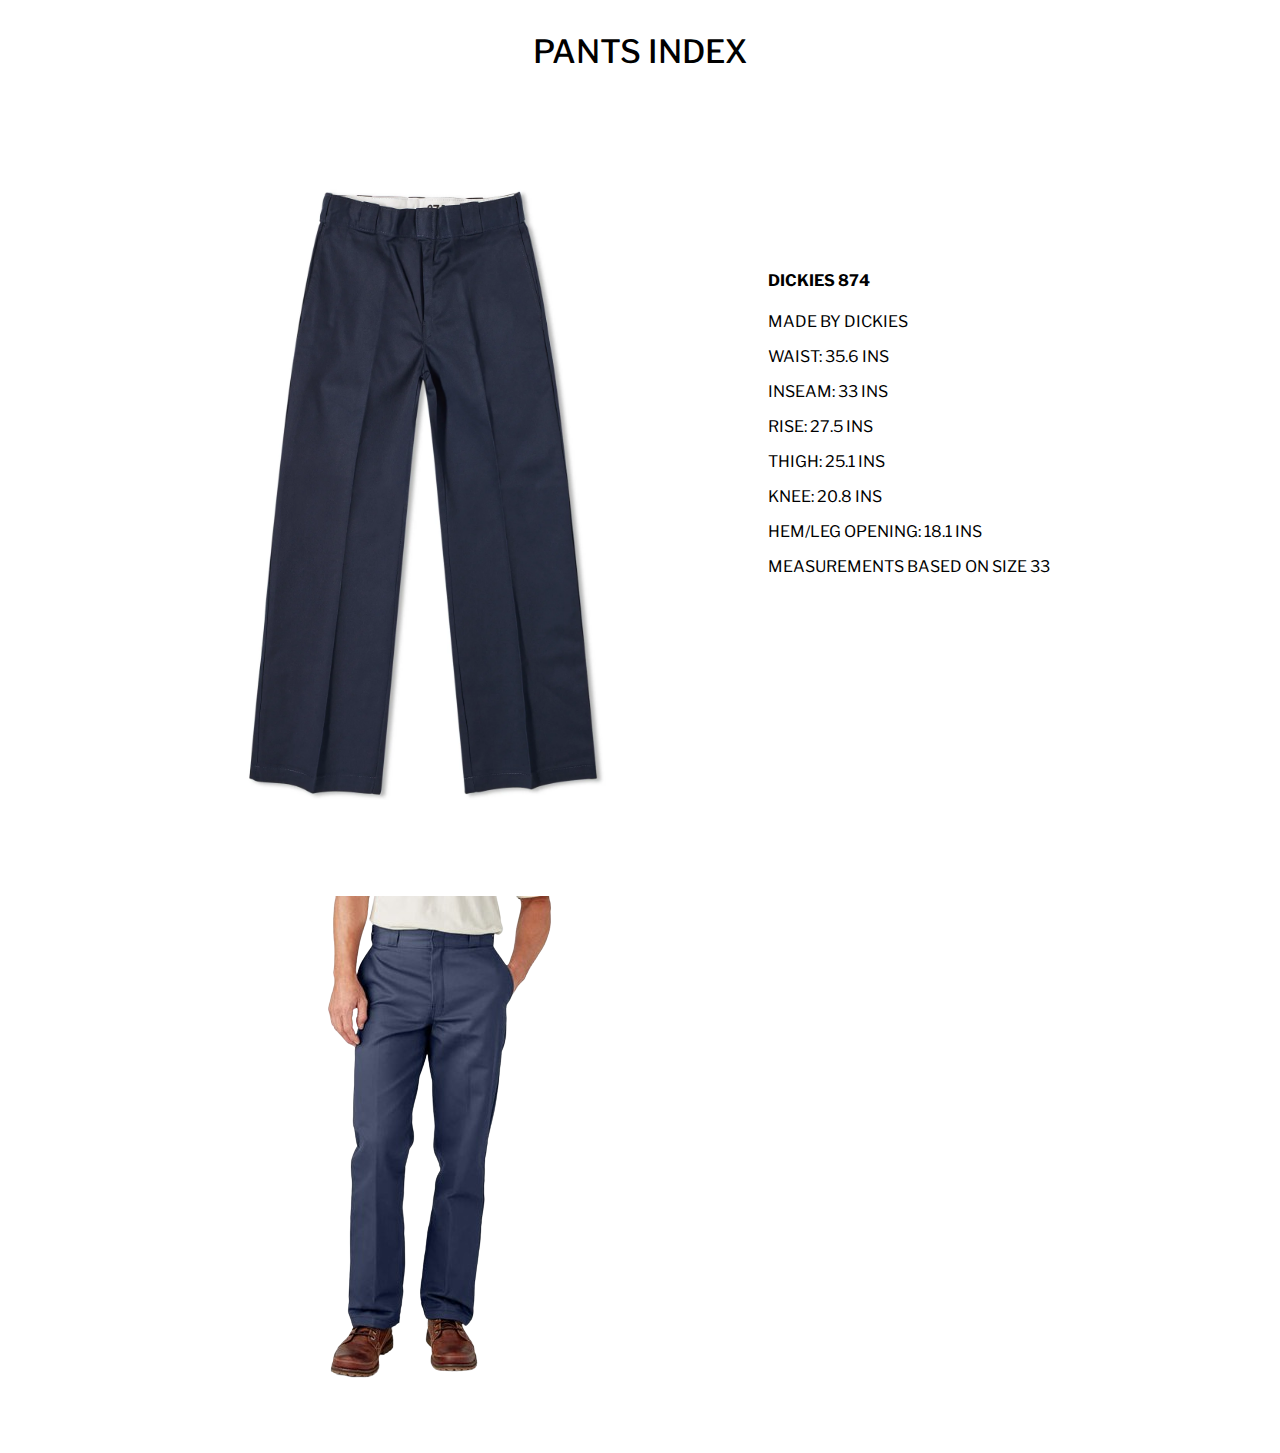
<file: src/pages/dickies874/dickies874.html>
<!DOCTYPE html>
<html lang="en">

    <head>
        <meta name="description" content="A tool to find great pants!" />
        <meta charset="utf-8">
        <title>Pants Index Dickies 874</title>
        <meta name="viewport" content="width=device-width, initial-scale=1">
        <meta name="author" content="">

        <!-- This is linking for the main style sheet -->
        <link rel="stylesheet" href="../../css/pantsPages.css">
    
        <!-- This is the linking for fonts -->
        <link rel="preconnect" href="https://fonts.googleapis.com">
        <link rel="preconnect" href="https://fonts.gstatic.com" crossorigin>
        <link href="https://fonts.googleapis.com/css2?family=Libre+Franklin:ital,wght@0,100..900;1,100..900&family=Noto+Sans+JP:wght@100..900&display=swap" rel="stylesheet">

        <!-- <script src="src/Components/javascript/script.js"></script> -->
    </head>

    <body>

        

        <div id="wrapper">

            <div id="header">
                <header>
                    <p>PANTS INDEX</p>
                </header>
            </div>
            <hr/>

            <div id="leftContent">
                <div class="pantsIMG">
                    <img src="../../assets/pantsIMGS/dickies874IMG.png">
                </div>


                <div class="pantsIMG">
                    <img src="../../assets/pantsIMGS/dickies874Hover.jpg">
                </div>
                
            </div>
                                   
            <div id="rightContent"> 
                <div class="description">
                    <h4>DICKIES 874</h4>
                    <p>MADE BY DICKIES</p>
                    
                    <p>WAIST: 35.6 INS</p>
                    <p>INSEAM: 33 INS</p>
                    <p>RISE: 27.5 INS</p>
                    <p>THIGH: 25.1 INS</p>
                    <p>KNEE: 20.8 INS</p>
                    <p>HEM/LEG OPENING: 18.1 INS</p>

                    <p id="diclaimer">MEASUREMENTS BASED ON SIZE 33</p>
                </div>
                
            </div>

        </div>
        

      

    <script src=""></script>

    </body>
</html>
</file>
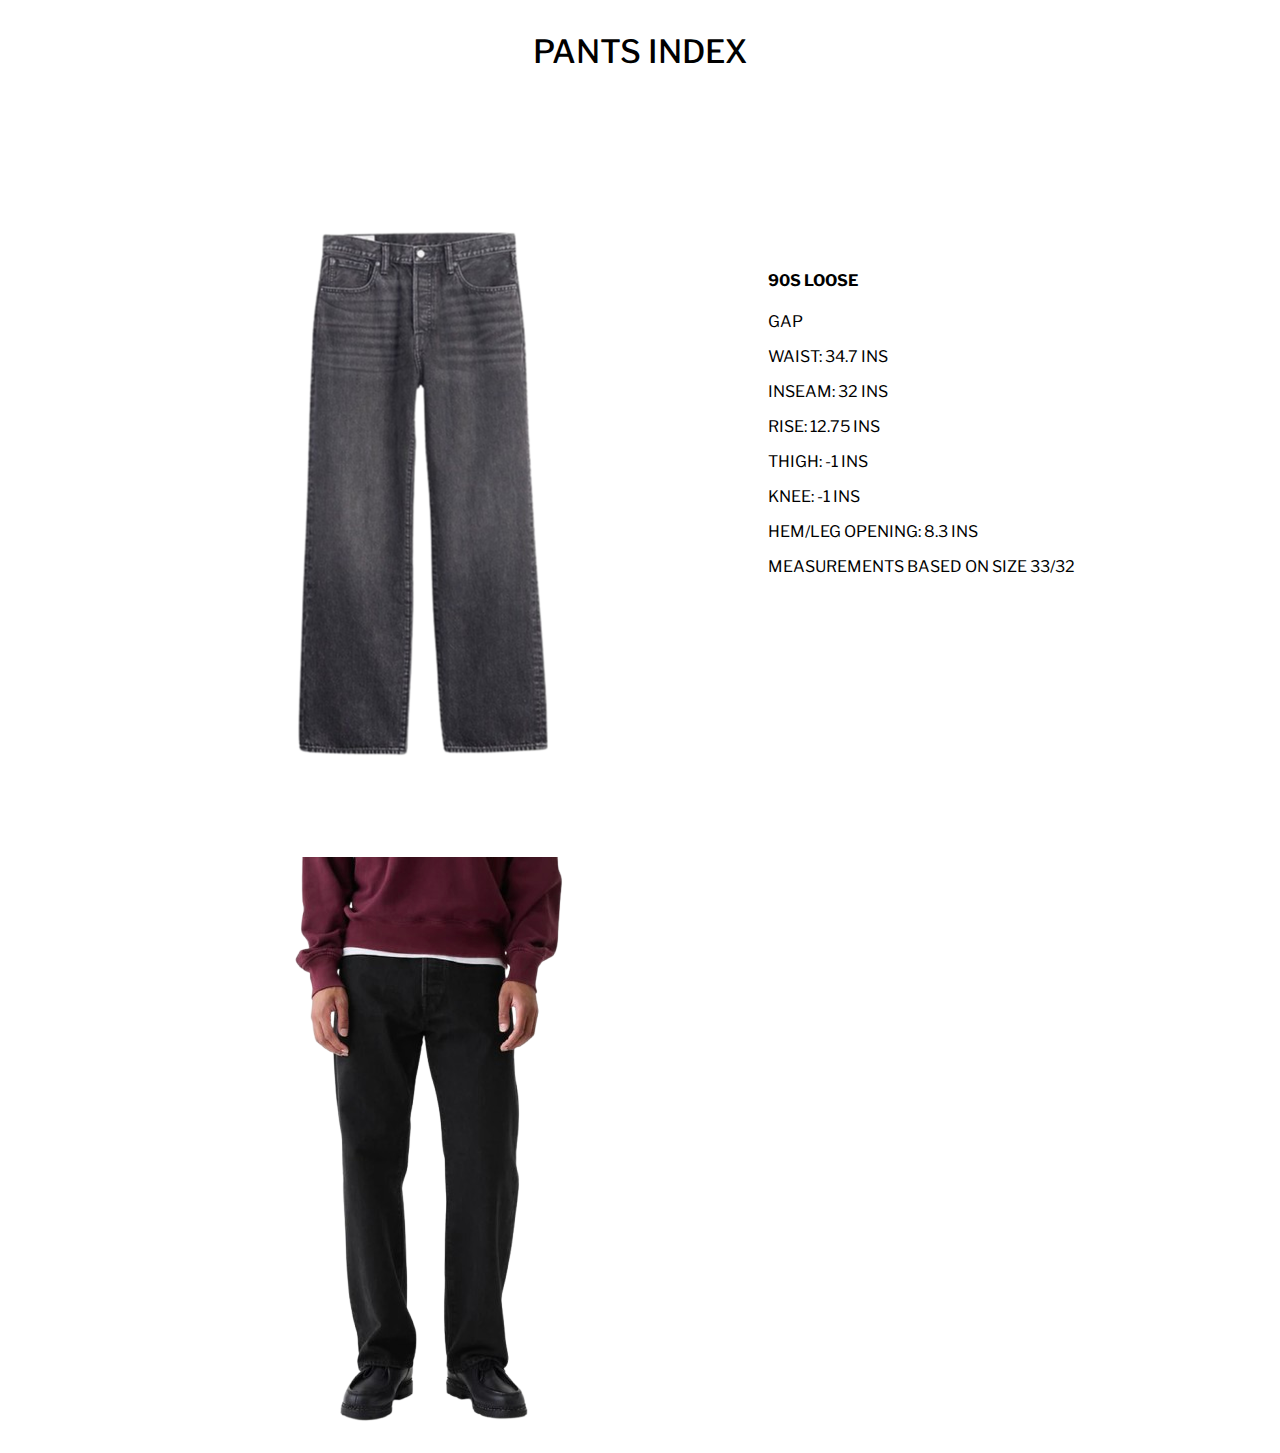
<file: src/pages/gap90sLoose/gap90sLoose.html>
<!DOCTYPE html>
<html lang="en">

    <head>
        <meta name="description" content="A tool to find great pants!" />
        <meta charset="utf-8">
        <title>Pants Index Gap 90s Loose</title>
        <meta name="viewport" content="width=device-width, initial-scale=1">
        <meta name="author" content="">

        <!-- This is linking for the main style sheet -->
        <link rel="stylesheet" href="../../css/pantsPages.css">
    
        <!-- This is the linking for fonts -->
        <link rel="preconnect" href="https://fonts.googleapis.com">
        <link rel="preconnect" href="https://fonts.gstatic.com" crossorigin>
        <link href="https://fonts.googleapis.com/css2?family=Libre+Franklin:ital,wght@0,100..900;1,100..900&family=Noto+Sans+JP:wght@100..900&display=swap" rel="stylesheet">

        <!-- <script src="src/Components/javascript/script.js"></script> -->
    </head>

    <body>

        

        <div id="wrapper">

            <div id="header">
                <header>
                    <p>PANTS INDEX</p>
                </header>
            </div>
            <hr/>

            <div id="leftContent">
                <div class="pantsIMG">
                    <img src="../../assets/pantsIMGS/gap90sLoose.jpg">
                </div>


                <div class="pantsIMG">
                    <img src="../../assets/pantsIMGS/gap90sLooseHover.jpg">
                </div>
                
            </div>
                                   
            <div id="rightContent"> 
                <div class="description">
                    <h4>90S LOOSE</h4>
                    <p>GAP</p>
                    
                    <p>WAIST: 34.7 INS</p>
                    <p>INSEAM: 32 INS</p>
                    <p>RISE: 12.75 INS</p>
                    <p>THIGH: -1 INS</p>
                    <p>KNEE: -1 INS</p>
                    <p>HEM/LEG OPENING: 8.3 INS</p>

                    <p id="diclaimer">MEASUREMENTS BASED ON SIZE 33/32</p>
                </div>
                
            </div>

        </div>
        

      

    <script src=""></script>

    </body>
</html>
</file>
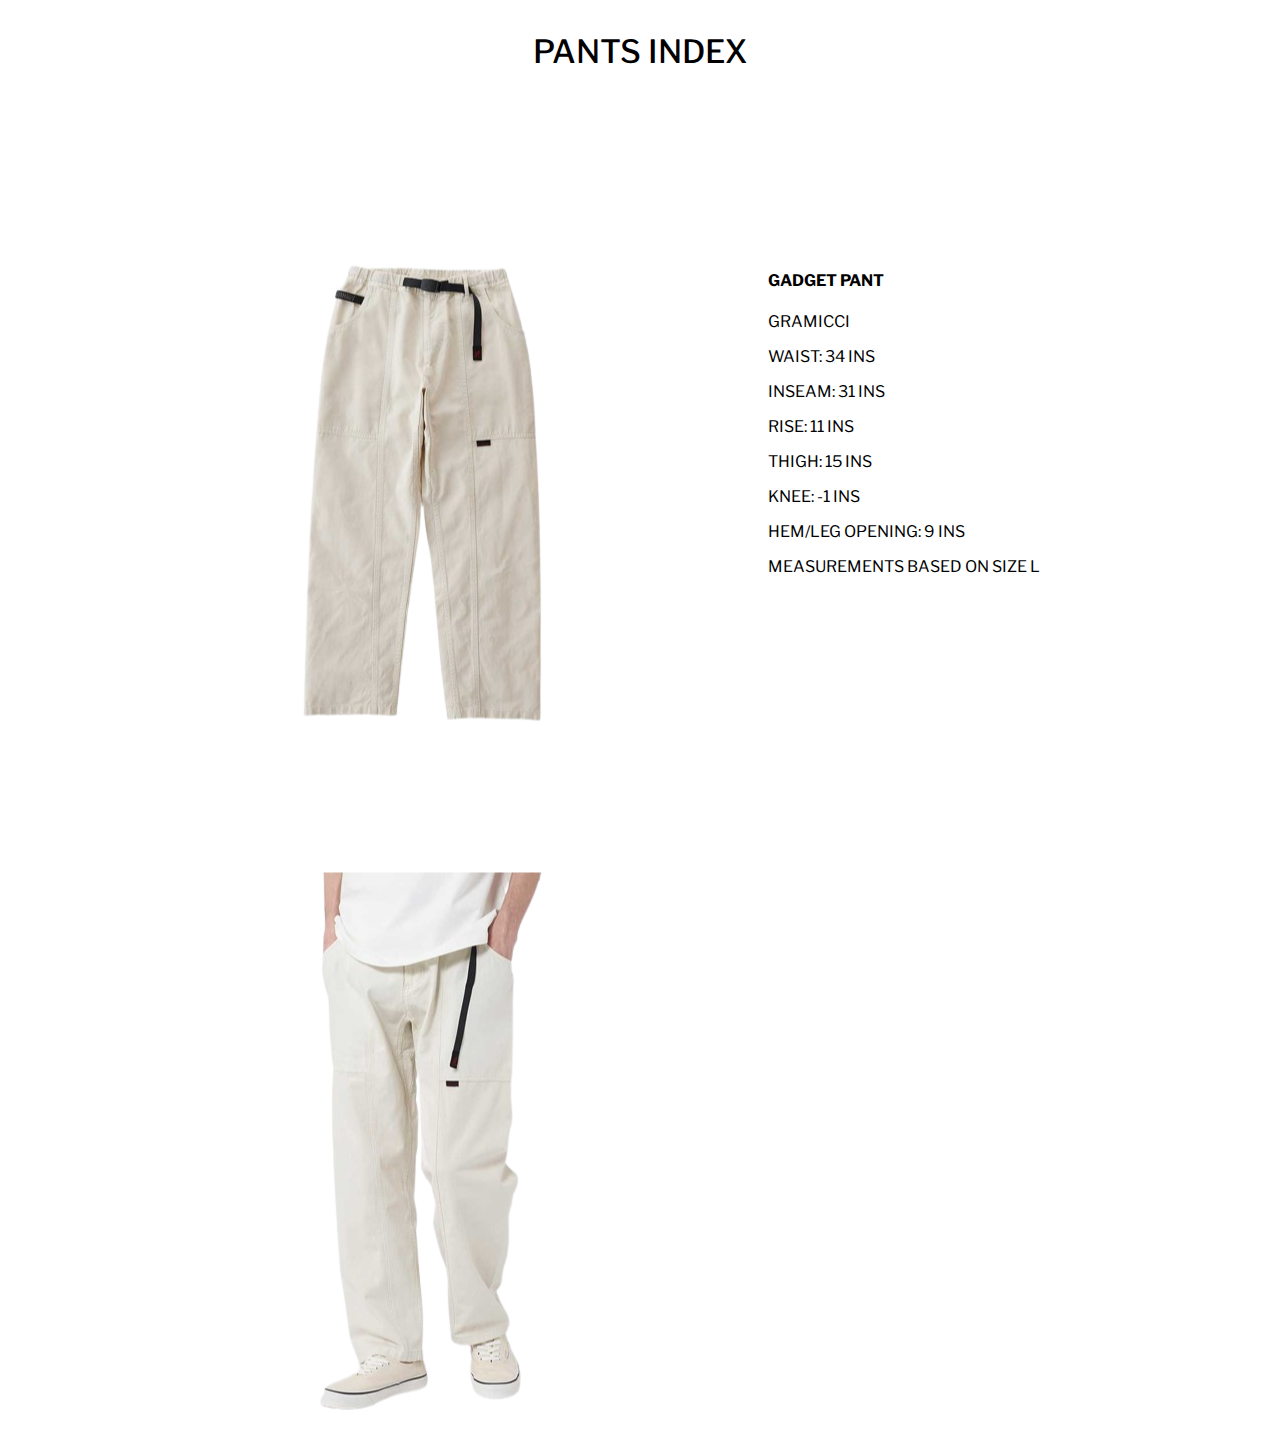
<file: src/pages/gramicciGadget/gramicciGadget.html>
<!DOCTYPE html>
<html lang="en">

    <head>
        <meta name="description" content="A tool to find great pants!" />
        <meta charset="utf-8">
        <title>Pants Index Gramicci Gadget</title>
        <meta name="viewport" content="width=device-width, initial-scale=1">
        <meta name="author" content="">

        <!-- This is linking for the main style sheet -->
        <link rel="stylesheet" href="../../css/pantsPages.css">
    
        <!-- This is the linking for fonts -->
        <link rel="preconnect" href="https://fonts.googleapis.com">
        <link rel="preconnect" href="https://fonts.gstatic.com" crossorigin>
        <link href="https://fonts.googleapis.com/css2?family=Libre+Franklin:ital,wght@0,100..900;1,100..900&family=Noto+Sans+JP:wght@100..900&display=swap" rel="stylesheet">

        <!-- <script src="src/Components/javascript/script.js"></script> -->
    </head>

    <body>

        

        <div id="wrapper">

            <div id="header">
                <header>
                    <p>PANTS INDEX</p>
                </header>
            </div>
            <hr/>

            <div id="leftContent">
                <div class="pantsIMG">
                    <img src="../../assets/pantsIMGS/gramicciGadgetCover-removebg-preview.png">
                </div>


                <div class="pantsIMG">
                    <img src="../../assets/pantsIMGS/gramicciGadgetTransHover.png">
                </div>
                
            </div>
                                   
            <div id="rightContent"> 
                <div class="description">
                    <h4>GADGET PANT</h4>
                    <p>GRAMICCI</p>
                    
                    <p>WAIST: 34 INS</p>
                    <p>INSEAM: 31 INS</p>
                    <p>RISE: 11 INS</p>
                    <p>THIGH: 15 INS</p>
                    <p>KNEE: -1 INS</p>
                    <p>HEM/LEG OPENING: 9 INS</p>

                    <p id="diclaimer">MEASUREMENTS BASED ON SIZE L</p>
                </div>
                
            </div>

        </div>
        

      

    <script src=""></script>

    </body>
</html>
</file>
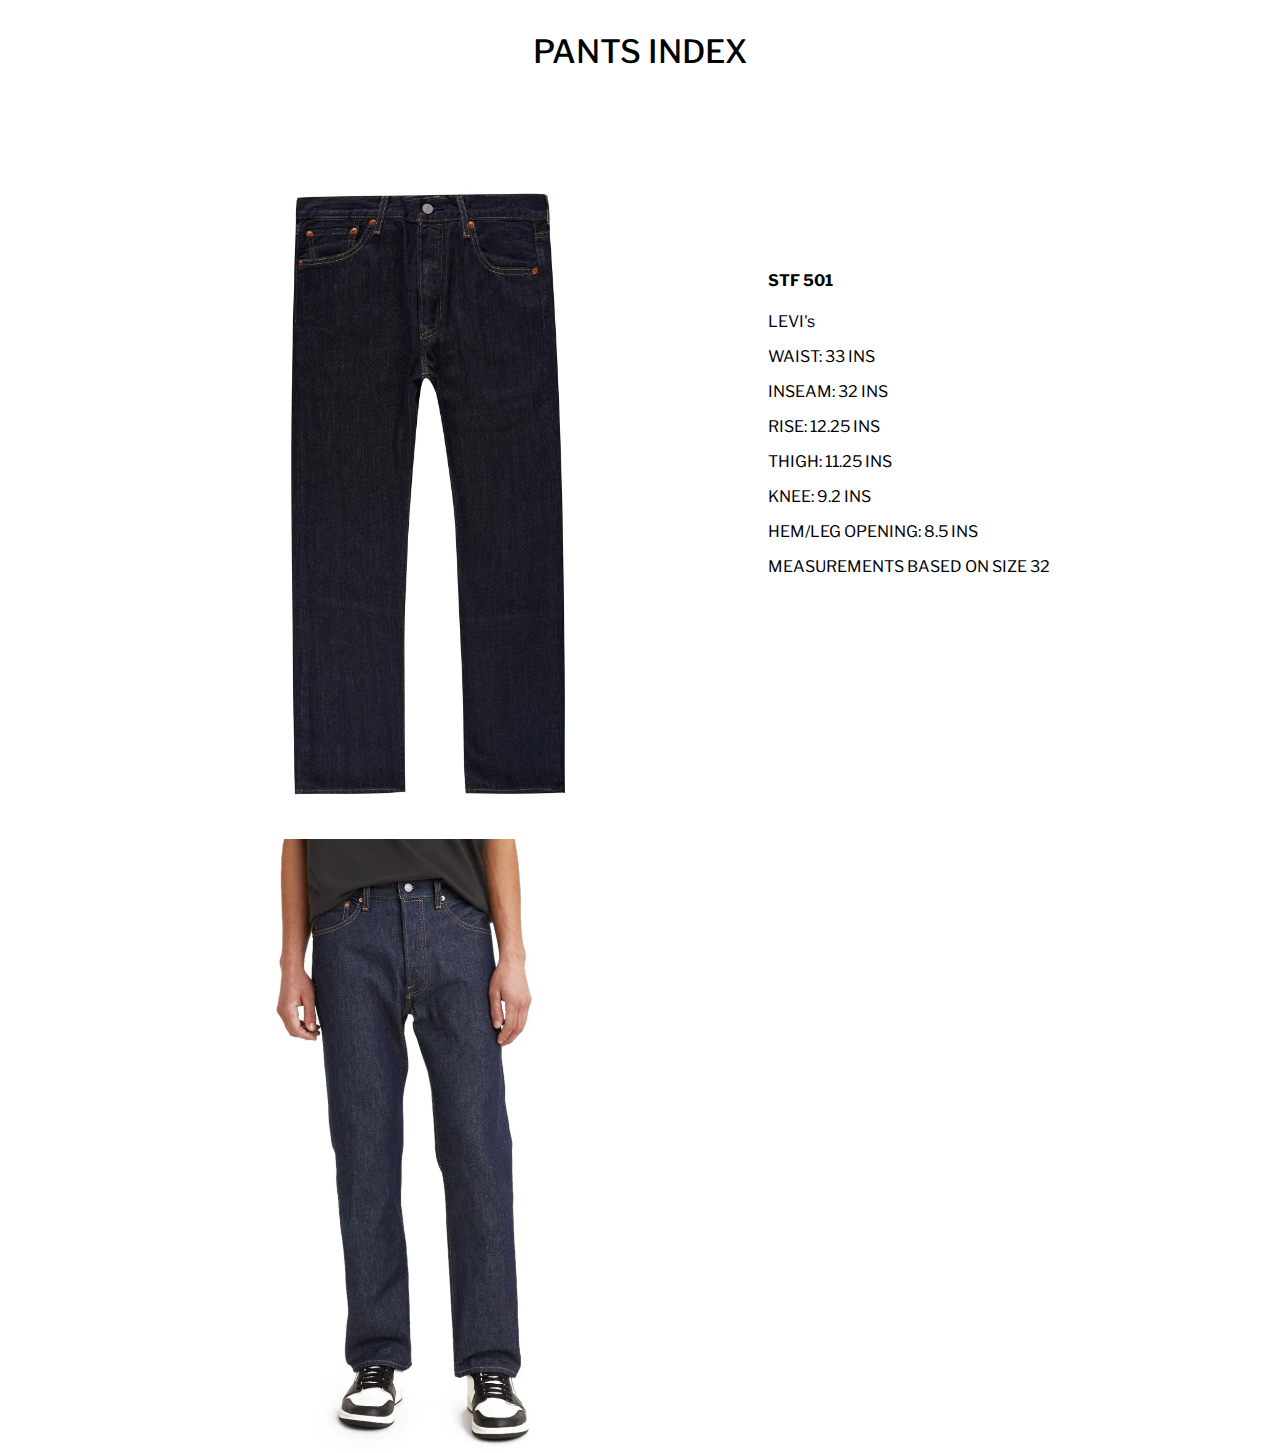
<file: src/pages/levisSTF501/levisSTF501.html>
<!DOCTYPE html>
<html lang="en">

    <head>
        <meta name="description" content="A tool to find great pants!" />
        <meta charset="utf-8">
        <title>Pants Index Levis STF 501</title>
        <meta name="viewport" content="width=device-width, initial-scale=1">
        <meta name="author" content="">

        <!-- This is linking for the main style sheet -->
        <link rel="stylesheet" href="../../css/pantsPages.css">
    
        <!-- This is the linking for fonts -->
        <link rel="preconnect" href="https://fonts.googleapis.com">
        <link rel="preconnect" href="https://fonts.gstatic.com" crossorigin>
        <link href="https://fonts.googleapis.com/css2?family=Libre+Franklin:ital,wght@0,100..900;1,100..900&family=Noto+Sans+JP:wght@100..900&display=swap" rel="stylesheet">

        <!-- <script src="src/Components/javascript/script.js"></script> -->
    </head>

    <body>

        

        <div id="wrapper">

            <div id="header">
                <header>
                    <p>PANTS INDEX</p>
                </header>
            </div>
            <hr/>

            <div id="leftContent">
                <div class="pantsIMG">
                    <img src="../../assets/pantsIMGS/levisSTF501Cover.jpg">
                </div>


                <div class="pantsIMG">
                    <img src="../../assets/pantsIMGS/levisSTF501Hover.jpg">
                </div>
                
            </div>
                                   
            <div id="rightContent"> 
                <div class="description">
                    <h4>STF 501</h4>
                    <p>LEVI's</p>
                    
                    <p>WAIST: 33 INS</p>
                    <p>INSEAM: 32 INS</p>
                    <p>RISE: 12.25 INS</p>
                    <p>THIGH: 11.25 INS</p>
                    <p>KNEE: 9.2 INS</p>
                    <p>HEM/LEG OPENING: 8.5 INS</p>

                    <p id="diclaimer">MEASUREMENTS BASED ON SIZE 32</p>
                </div>
                
            </div>

        </div>
        

      

    <script src=""></script>

    </body>
</html>
</file>
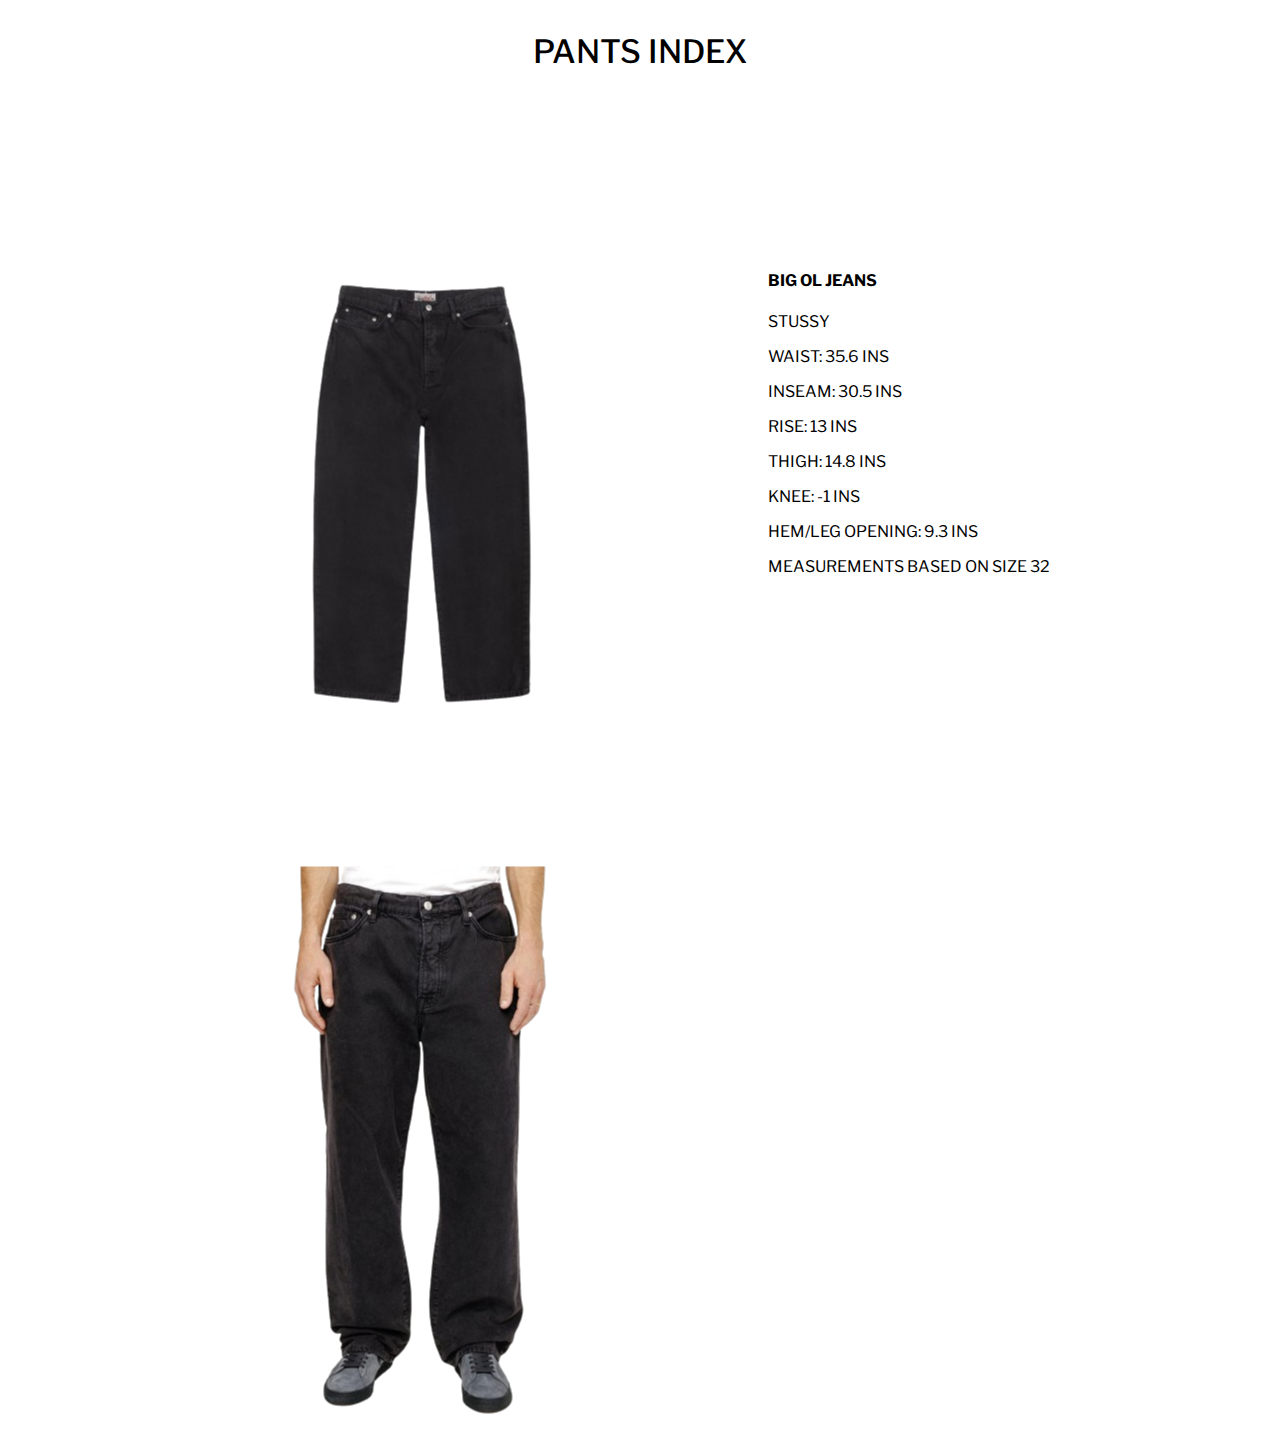
<file: src/pages/stussyBigOl/stussyBigOl.html>
<!DOCTYPE html>
<html lang="en">

    <head>
        <meta name="description" content="A tool to find great pants!" />
        <meta charset="utf-8">
        <title>Pants Index Stussy Big Ol</title>
        <meta name="viewport" content="width=device-width, initial-scale=1">
        <meta name="author" content="">

        <!-- This is linking for the main style sheet -->
        <link rel="stylesheet" href="../../css/pantsPages.css">
    
        <!-- This is the linking for fonts -->
        <link rel="preconnect" href="https://fonts.googleapis.com">
        <link rel="preconnect" href="https://fonts.gstatic.com" crossorigin>
        <link href="https://fonts.googleapis.com/css2?family=Libre+Franklin:ital,wght@0,100..900;1,100..900&family=Noto+Sans+JP:wght@100..900&display=swap" rel="stylesheet">

        <!-- <script src="src/Components/javascript/script.js"></script> -->
    </head>

    <body>

        

        <div id="wrapper">

            <div id="header">
                <header>
                    <p>PANTS INDEX</p>
                </header>
            </div>
            <hr/>

            <div id="leftContent">
                <div class="pantsIMG">
                    <img src="../../assets/pantsIMGS/stussyBigOlJeanCover.jpg">
                </div>


                <div class="pantsIMG">
                    <img src="../../assets/pantsIMGS/stussyBigOldJeanHover.jpg">
                </div>
                
            </div>
                                   
            <div id="rightContent"> 
                <div class="description">
                    <h4>BIG OL JEANS</h4>
                    <p>STUSSY</p>
                    
                    <p>WAIST: 35.6 INS</p>
                    <p>INSEAM: 30.5 INS</p>
                    <p>RISE: 13 INS</p>
                    <p>THIGH: 14.8 INS</p>
                    <p>KNEE: -1 INS</p>
                    <p>HEM/LEG OPENING: 9.3 INS</p>

                    <p id="diclaimer">MEASUREMENTS BASED ON SIZE 32</p>
                </div>
                
            </div>

        </div>
        

      

    <script src=""></script>

    </body>
</html>
</file>
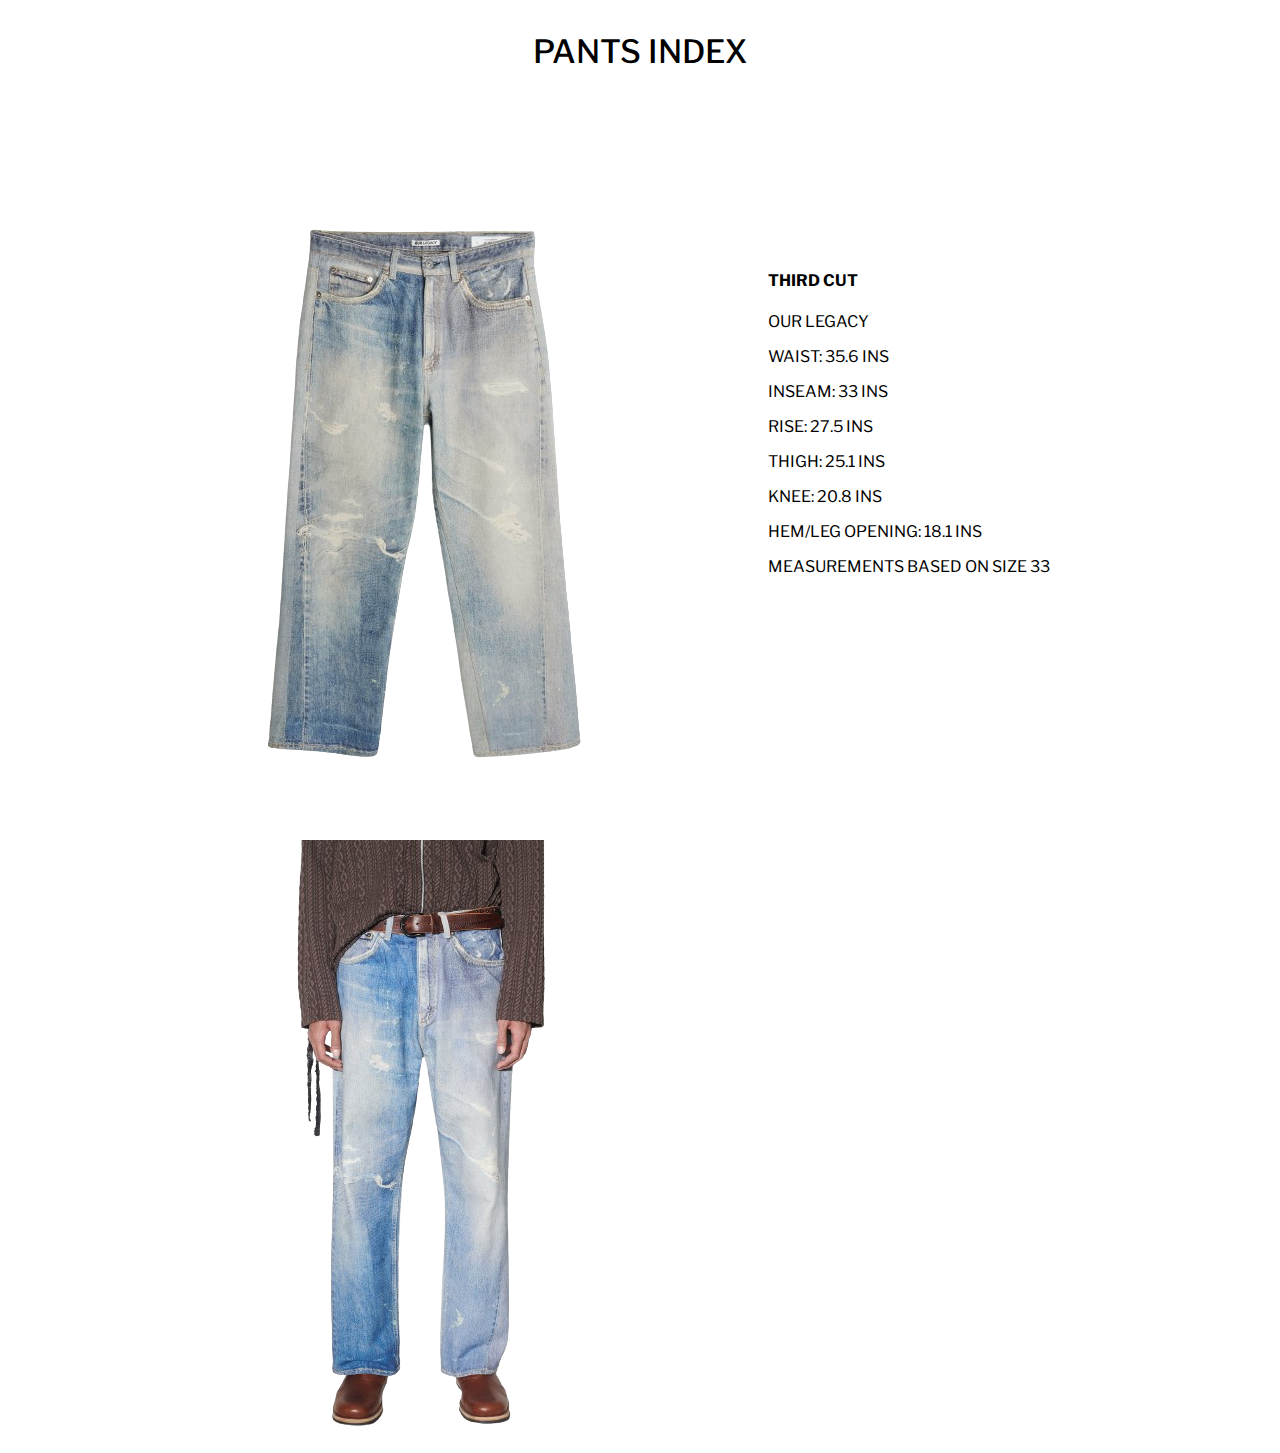
<file: src/pages/thirdCut/thirdCut.html>
<!DOCTYPE html>
<html lang="en">

    <head>
        <meta name="description" content="A tool to find great pants!" />
        <meta charset="utf-8">
        <title>Pants Index Dickies 874</title>
        <meta name="viewport" content="width=device-width, initial-scale=1">
        <meta name="author" content="">

        <!-- This is linking for the main style sheet -->
        <link rel="stylesheet" href="../../css/pantsPages.css">
    
        <!-- This is the linking for fonts -->
        <link rel="preconnect" href="https://fonts.googleapis.com">
        <link rel="preconnect" href="https://fonts.gstatic.com" crossorigin>
        <link href="https://fonts.googleapis.com/css2?family=Libre+Franklin:ital,wght@0,100..900;1,100..900&family=Noto+Sans+JP:wght@100..900&display=swap" rel="stylesheet">

        <!-- <script src="src/Components/javascript/script.js"></script> -->
    </head>

    <body>

        

        <div id="wrapper">

            <div id="header">
                <header>
                    <p>PANTS INDEX</p>
                </header>
            </div>
            <hr/>

            <div id="leftContent">
                <div class="pantsIMG">
                    <img src="../../assets/pantsIMGS/ourLegacyThirdCut.jpg">
                </div>


                <div class="pantsIMG">
                    <img src="../../assets/pantsIMGS/ourLegacyThirdCutHover.jpg">
                </div>
                
            </div>
                                   
            <div id="rightContent"> 
                <div class="description">
                    <h4>THIRD CUT</h4>
                    <p>OUR LEGACY</p>
                    
                    <p>WAIST: 35.6 INS</p>
                    <p>INSEAM: 33 INS</p>
                    <p>RISE: 27.5 INS</p>
                    <p>THIGH: 25.1 INS</p>
                    <p>KNEE: 20.8 INS</p>
                    <p>HEM/LEG OPENING: 18.1 INS</p>

                    <p id="diclaimer">MEASUREMENTS BASED ON SIZE 33</p>
                </div>
                
            </div>

        </div>
        

      

    <script src=""></script>

    </body>
</html>
</file>
<file: src/css/style.css>
/* This is styling for the font 

/* <uniquifier>: Use a unique and descriptive class name
 <weight>: Use a value from 100 to 900*/
 @import url('https://fonts.googleapis.com/css2?family=Libre+Franklin:ital,wght@0,100..900;1,100..900&family=Noto+Sans+JP:wght@100..900&display=swap');


 /* This is styling for the whole file */
 
 
body, html {
    padding : 0px;
    margin : 0px;
    height : 100%;
    width: 100%;
    font-family: "Libre Franklin", sans-serif;
    font-weight: 400;
    /* background: rgb(0, 0, 0); */
} 

#hamburgerMenu{
    display: none;
}

#closeButton {
    display: none;
}
 
#wrapper {
    /* width:900px; */
    height:100%;
    margin: 0px;
    padding: 0px;
}
 
#header {
    height:10%;
    
}

#header h5{
    display:none;
}
 
#leftNav {
    /* background-color:orange; */
    width:14%;
    padding-left: 1%;
    height: 100%;
    float:left;
    text-align: left;
    font-size: 95%;
}   
/*  
 #rightNav {
     width:10%;
     height: 100%;
     float:right;
     text-align: left;
     font-size: 95%;
 
} */
 
#content {
     height:100%;
     width: 80%;
     float:left;
     padding-left: 5%;
     font-size: 80%;
}
 
hr{
    display: none;
}
 
 
 
 /* This is just styling the header, which as of now is a title */
 
header {
     font-size: 200%;
     margin: 0;
     padding: 0;
     top: 0;
     left: 0;
     text-align: center; 
     width: 100%;
     height: 10%;
     font-weight:500;    
}


 
 
 
 /* This is styling for the left side of the page (The Filter Nav on the Left) */
 
 
 
 
 
 
 
 
.pantsCard{
    float: left; 
    width: 26%;
    padding: 2%;
    /* padding: 10px; */
}
 
.pantsCardIMG {
     position: relative;
     width: 100%;
     padding-bottom: 100%; /* This makes the div a square */
     /* background-color: white;  */
     overflow: hidden; 
 }
 
 .pantsCardIMG img {
     position: absolute;
     top: 50%;
     left: 50%;
     transform: translate(-50%, -50%);
     max-width: 100%;
     max-height: 100%;
     width: auto;
     height: auto;
     
 }
 
 .hoverIMG{
     opacity: 0;
 }
 
 .coverIMG:hover {
     opacity: 0;
 }
 
 .hoverIMG:hover{
     opacity: 1;
 }
 
 
 
 .row:after {
     content: "";
     display: table;
     clear: both;
     
 }
 
 .pantsCard .img{
      max-width: 100%;
 }
 
 
 /* Styling the sorting grouping to have them a little closer to each other */
 .sortGroup {
     
     padding-top: 1%;
     padding-bottom: 1%;
 }

 .sortGroupButton:hover {
    text-decoration: underline;
 }







 /* for mobile */

 @media all and (max-width: 1200px) {

    /* body, html {
        padding : 0px;
        margin : 0px;
        height : 100%;
        width: 100%;
        font-family: "Libre Franklin", sans-serif;
        font-weight: 400;
    }  */
    
    

   #content {
        height:100%;
        width: 100%;
        font-size: 70%;
        text-align: left;
        margin-top: 5%;
        padding-left: 0px;
        float:none;

    }
    
    #header{
        height: 50px;
        width: 100%;

    }


    

     /* Style for the hamburger menu */
     #hamburgerMenu {
        display: block;
        font-size: 35px;
        cursor: pointer;
        position: absolute;
        top: 10px;
        left: 10px;
        z-index: 2;
    }

    /* Initial hidden state of the slider */
    #leftNav {
        position: fixed;
        top: 0;
        padding-top: 10%;
        left: -105%; /* Completely hides the slider off-screen */
        width: 90%;
        height: 100%;
        background-color: white; /* Set the background to white */
        transition: left 0.3s ease;
        padding-left: 10%;
        z-index: 1000; /* Ensure it is on top of other content */
        /* overflow-x: hidden; */
    }

    

    /* When the slider is visible */
    #leftNav.open {
        left: 0;
    }

    /* The close button */
    #closeButton {
        display: block;
        position: absolute;
        top: 10px;
        right: 10px;
        font-size: 40px;
        cursor: pointer;
        color: black; /* Make the 'X' black */
    }
 

    header {
        font-size: 150%;
        margin: 0;
        padding: 0;
        top: 0;
        left: 0;
        /* width: 100%; */
        font-weight:500; 
        text-align: center;

   }


    hr {
        display: block;
        /* width: 100%; */
        top:0;
        left:0;
        margin: 0;
        padding: 0;
        /* overflow-x: hidden; */
    } 

    .pantsCard{
        float: left; 
        width: 48%;
        padding: 1%;
    }

    .pantsCard h3{
        margin-bottom: 10px;
        padding-left: 5%;
    }

    .pantsCard p{
        line-height: 0.5em;
        margin-top: 0;
        padding-left: 5%;
    }


    .pantsCardIMG {
        position: relative;
        width: 100%;
        padding-bottom: 100%; /* This makes the div a square */
        /* background-color: white;  */
        overflow: hidden; 
    }
    
    .pantsCardIMG img {
        position: absolute;
        top: 50%;
        left: 50%;
        transform: translate(-50%, -50%);
        max-width: 100%;
        max-height: 100%;
        width: auto;
        height: auto;
        
    }
 }
 
 

 

 /* @media all and (max-width: 800px) {


        #hamburgerMenu{
            font-size: 35px;
        }
 } */
</file>
<file: src/css/slider.css>
/* Styles for the slider */
.slider-container1 {
    position: relative;
    width: 100%;
    height: 50px;
}

.slider-track1 {
    position: absolute;
    width: 100%;
    height: 4px;
    background: #ddd;
    top: 50%;
    transform: translateY(-50%);
    z-index: 1;
    border-radius: 2px;
}

input[type="range"] {
    position: absolute;
    width: 100%;
    pointer-events: none;
    -webkit-appearance: none;
    appearance: none;
    background: transparent;
    z-index: 2;
    height: 50px;
    top: 50%;
    transform: translateY(-50%);
}

input[type="range"]::-webkit-slider-thumb {
    pointer-events: all;
    width: 2vw; /* Relative width */
    height: 2vw; /* Relative height */
    max-width: 20px; /* Max width */
    max-height: 20px; /* Max height */
    min-width: 10px; /* Min width */
    min-height: 10px; /* Min height */
    background: #000000; /* Thumb color */
    border-radius: 50%;
    cursor: pointer;
    -webkit-appearance: none;
    appearance: none;
}

input[type="range"]::-moz-range-thumb {
    pointer-events: all;
    width: 2vw; /* Relative width */
    height: 2vw; /* Relative height */
    max-width: 20px; /* Max width */
    max-height: 20px; /* Max height */
    min-width: 10px; /* Min width */
    min-height: 10px; /* Min height */
    background: #000000; /* Thumb color */
    border-radius: 50%;
    cursor: pointer;
}

input[type="range"]::-ms-thumb {
    pointer-events: all;
    width: 2vw; /* Relative width */
    height: 2vw; /* Relative height */
    max-width: 20px; /* Max width */
    max-height: 20px; /* Max height */
    min-width: 10px; /* Min width */
    min-height: 10px; /* Min height */
    background: #000000; /* Thumb color */
    border-radius: 50%;
    cursor: pointer;
}

.values1 {
    margin-top: 5px;
    font-size: 85%;
    text-align: center;
}



@media all and (max-width: 1200px) {

    .slider-container1{
        width: 50%; 
        padding-left: 10%;
        padding-right: 10%;
    }


    .slider-container1 input[type="range"]::-webkit-slider-thumb {
        width: 40px !important;
        height: 40px !important;
    }

    .slider-container1 input[type="range"]::-moz-range-thumb {
        width: 40px !important;
        height: 40px !important;
    }

    .slider-container1 input[type="range"]::-ms-thumb {
        width: 40px !important;
        height: 40px !important;
    }

    .values1{
        width: 93%;
    }

   
}
</file>
<file: src/css/slider2.css>
/* Styles for the slider */
.slider-container2 {
    position: relative;
    width: 100%;
    height: 50px;
}

.slider-track2 {
    position: absolute;
    width: 100%;
    height: 4px;
    background: #ddd;
    top: 50%;
    transform: translateY(-50%);
    z-index: 1;
    border-radius: 2px;
}

input[type="range"] {
    position: absolute;
    width: 100%;
    pointer-events: none;
    -webkit-appearance: none;
    appearance: none;
    background: transparent;
    z-index: 2;
    height: 50px;
    top: 50%;
    transform: translateY(-50%);
}

input[type="range"]::-webkit-slider-thumb {
    pointer-events: all;
    width: 2vw; /* Relative width */
    height: 2vw; /* Relative height */
    max-width: 20px; /* Max width */
    max-height: 20px; /* Max height */
    min-width: 10px; /* Min width */
    min-height: 10px; /* Min height */
    background: #000000; /* Thumb color */
    border-radius: 50%;
    cursor: pointer;
    -webkit-appearance: none;
    appearance: none;
}

input[type="range"]::-moz-range-thumb {
    pointer-events: all;
    width: 2vw; /* Relative width */
    height: 2vw; /* Relative height */
    max-width: 20px; /* Max width */
    max-height: 20px; /* Max height */
    min-width: 10px; /* Min width */
    min-height: 10px; /* Min height */
    background: #000000; /* Thumb color */
    border-radius: 50%;
    cursor: pointer;
}

input[type="range"]::-ms-thumb {
    pointer-events: all;
    width: 2vw; /* Relative width */
    height: 2vw; /* Relative height */
    max-width: 20px; /* Max width */
    max-height: 20px; /* Max height */
    min-width: 10px; /* Min width */
    min-height: 10px; /* Min height */
    background: #000000; /* Thumb color */
    border-radius: 50%;
    cursor: pointer;
}

.values2 {
    margin-top: 5px;
    font-size: 85%;
    text-align: center;
}       



@media all and (max-width: 1200px) {

    .slider-container2{
        width: 50%;
        padding-left: 10%;
        padding-right: 10%;
    }

    .slider-container2 input[type="range"]::-webkit-slider-thumb {
        width: 40px !important;
        height: 40px !important;
    }

    .slider-container2 input[type="range"]::-moz-range-thumb {
        width: 40px !important;
        height: 40px !important;
    }

    .slider-container2 input[type="range"]::-ms-thumb {
        width: 40px !important;
        height: 40px !important;
    }

    .values2{
        width: 93%;
    }

}
</file>
<file: src/css/slider3.css>
/* Styles for the slider */
.slider-container3 {
    position: relative;
    width: 100%;
    height: 50px;
}

.slider-track3 {
    position: absolute;
    width: 100%;
    height: 4px;
    background: #ddd;
    top: 50%;
    transform: translateY(-50%);
    z-index: 1;
    border-radius: 2px;
}

input[type="range"] {
    position: absolute;
    width: 100%;
    pointer-events: none;
    -webkit-appearance: none;
    appearance: none;
    background: transparent;
    z-index: 2;
    height: 50px;
    top: 50%;
    transform: translateY(-50%);
}

input[type="range"]::-webkit-slider-thumb {
    pointer-events: all;
    width: 2vw; /* Relative width */
    height: 2vw; /* Relative height */
    max-width: 20px; /* Max width */
    max-height: 20px; /* Max height */
    min-width: 10px; /* Min width */
    min-height: 10px; /* Min height */
    background: #000000; /* Thumb color */
    border-radius: 50%;
    cursor: pointer;
    -webkit-appearance: none;
    appearance: none;
}

input[type="range"]::-moz-range-thumb {
    pointer-events: all;
    width: 2vw; /* Relative width */
    height: 2vw; /* Relative height */
    max-width: 20px; /* Max width */
    max-height: 20px; /* Max height */
    min-width: 10px; /* Min width */
    min-height: 10px; /* Min height */
    background: #000000; /* Thumb color */
    border-radius: 50%;
    cursor: pointer;
}

input[type="range"]::-ms-thumb {
    pointer-events: all;
    width: 2vw; /* Relative width */
    height: 2vw; /* Relative height */
    max-width: 20px; /* Max width */
    max-height: 20px; /* Max height */
    min-width: 10px; /* Min width */
    min-height: 10px; /* Min height */
    background: #000000; /* Thumb color */
    border-radius: 50%;
    cursor: pointer;
}

.values3 {
    margin-top: 5px;
    font-size: 85%;
    text-align: center;
}


@media all and (max-width: 1200px) {

    .slider-container3{
        width: 50%;
        padding-left: 10%;
        padding-right: 10%;
    }

    .slider-container3 input[type="range"]::-webkit-slider-thumb {
        width: 40px !important;
        height: 40px !important;
    }

    .slider-container3 input[type="range"]::-moz-range-thumb {
        width: 40px !important;
        height: 40px !important;
    }

    .slider-container3 input[type="range"]::-ms-thumb {
        width: 40px !important;
        height: 40px !important;
    }

    .values3{
        width: 93%;
    }

}
</file>
<file: src/css/pantsPages.css>
/* This is styling for the font 

/* <uniquifier>: Use a unique and descriptive class name
 <weight>: Use a value from 100 to 900*/
 @import url('https://fonts.googleapis.com/css2?family=Libre+Franklin:ital,wght@0,100..900;1,100..900&family=Noto+Sans+JP:wght@100..900&display=swap');


 /* This is styling for the whole file */
 
 
body, html {
     padding : 0px;
     margin : 0px;
     height : 100%;
     width: 100%;
     font-family: "Libre Franklin", sans-serif;
     font-weight: 400;
     /* background: rgb(0, 0, 0); */
}


#wrapper {
    /* width:900px; */
    height:100%;
    margin: 0px;
    padding: 0px;
}


#header {
    height:10%;
    
}

#leftContent {
    /* background-color: beige; */
    width:60%;
    height: 100%;
    float:left;
    padding-top: 2%;
}

#rightContent {
    /* background-color: orange; */
    width: 40%; 
    height: 100%;
    float: left;
    padding-top: 10%;
}

hr{
    display: none;
}



header {
    font-size: 200%;
    margin: 0;
    padding: 0;
    top: 0;
    left: 0;
    text-align: center; 
    width: 100%;
    height: 10%;
    font-weight:500;    
}



.pantsIMG{
    position: relative;
    width: 50%;
    padding-bottom: 80%; /* This makes the div a square used to be 50, made rectangle for pants shape*/
    /* background-color: white;  */
    overflow: hidden; 
    /* how to move the images to the right within their div */
    padding-left: 60%;
    margin-top: 5%;
}


.pantsIMG img {
    position: absolute;
    top: 50%;
    left: 50%;
    transform: translate(-50%, -50%);
    max-width: 100%;
    max-height: 100%;
    width: auto;
    height: auto;
    
}


.description{
    
}


@media all and (max-width: 1200px) {

    body, html {
        padding : 0px;
        margin : 0px;
        height : 100%;
        width: 100%;
        font-family: "Libre Franklin", sans-serif;
        font-weight: 400;
        /* background: rgb(0, 0, 0); */
    } 
    
    

   #content {
        height:100%;
        width: 100%;
        font-size: 80%;
        text-align: center;
        margin-top: 5%;
        padding-left: 0px;
        float:none;
    }
    
    #header{
        height: 50px;
        width: 100%;

    }

    #leftNav {
        display: none;
    }
    
    #rightNav {
        display: none;
    }

    

 

    header {
        font-size: 150%;
        margin: 0;
        padding: 0;
        top: 0;
        left: 0;
        /* width: 100%; */
        font-weight:500; 
        text-align: center;

    }


    hr {
        display: block;
        /* width: 100%; */
        top:0;
        left:0;
        margin: 0;
        padding: 0;
        /* overflow-x: hidden; */
    } 

    
 }
</file>
